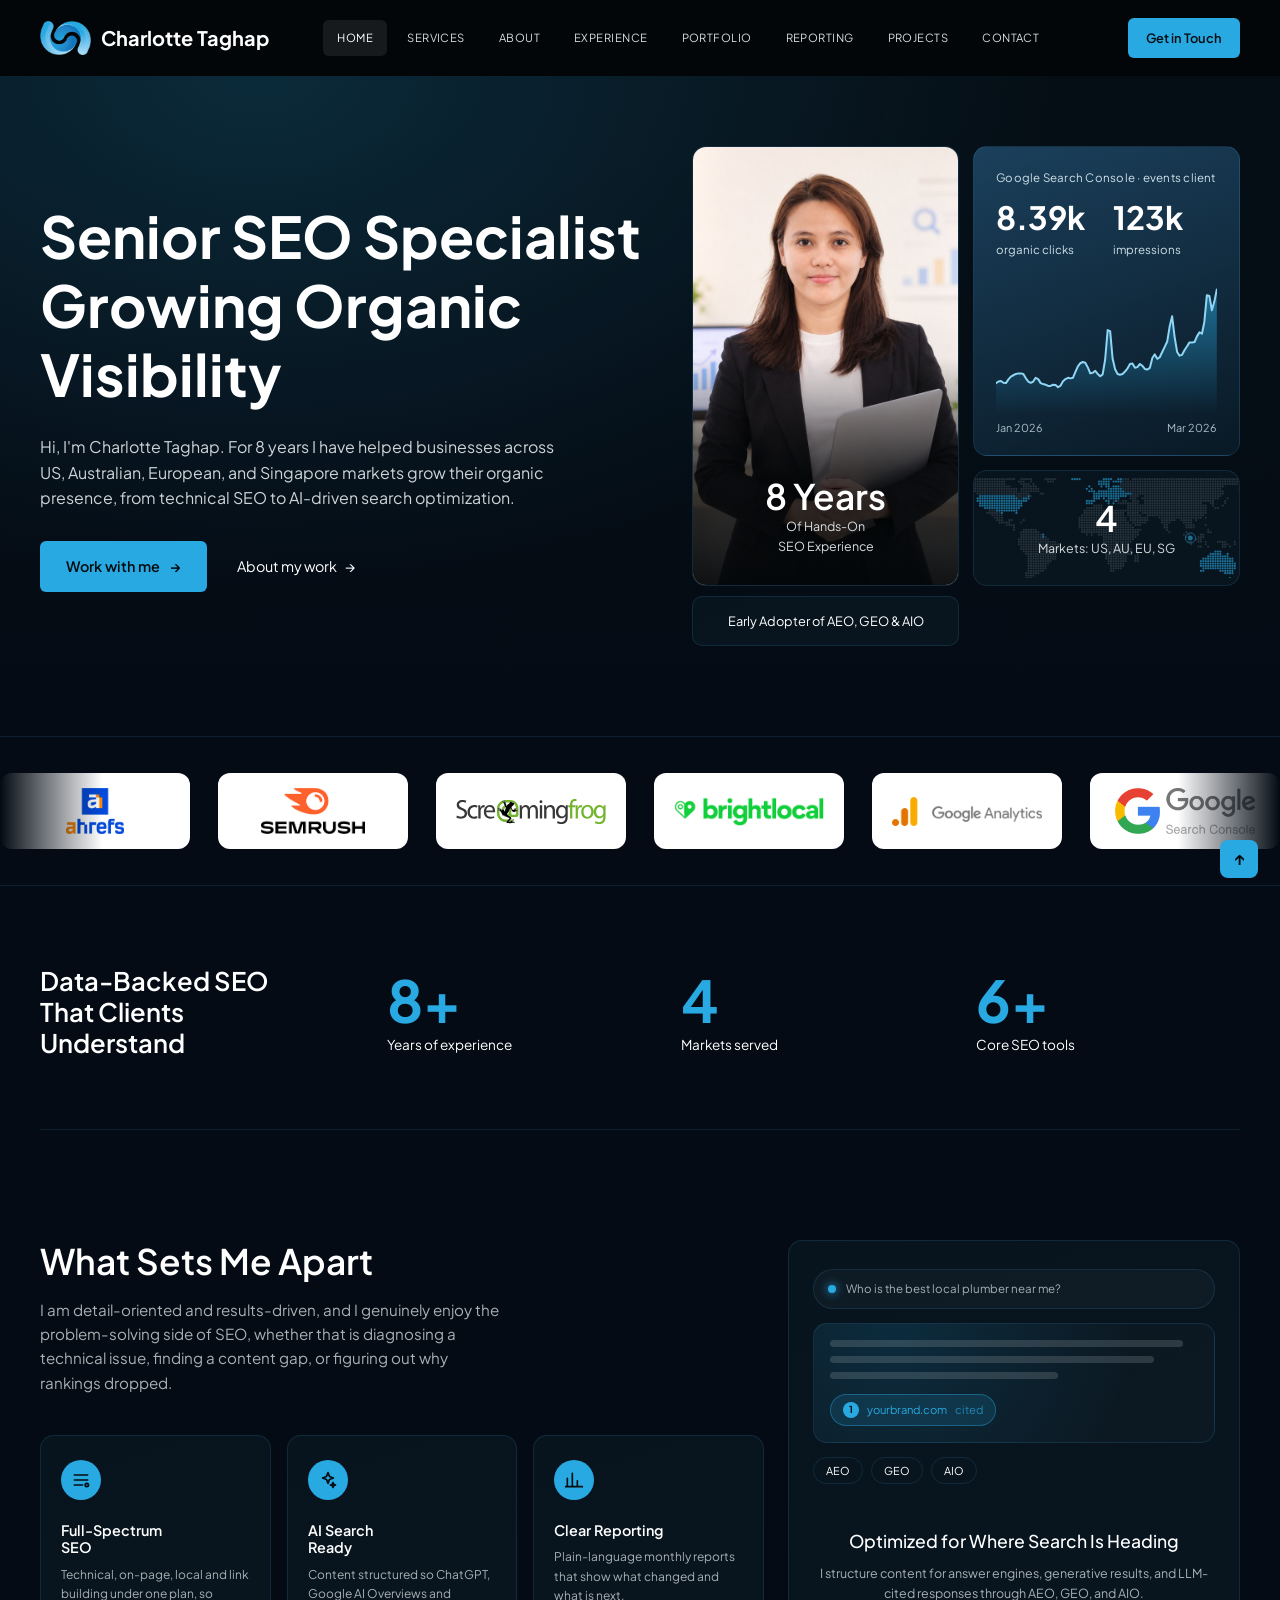
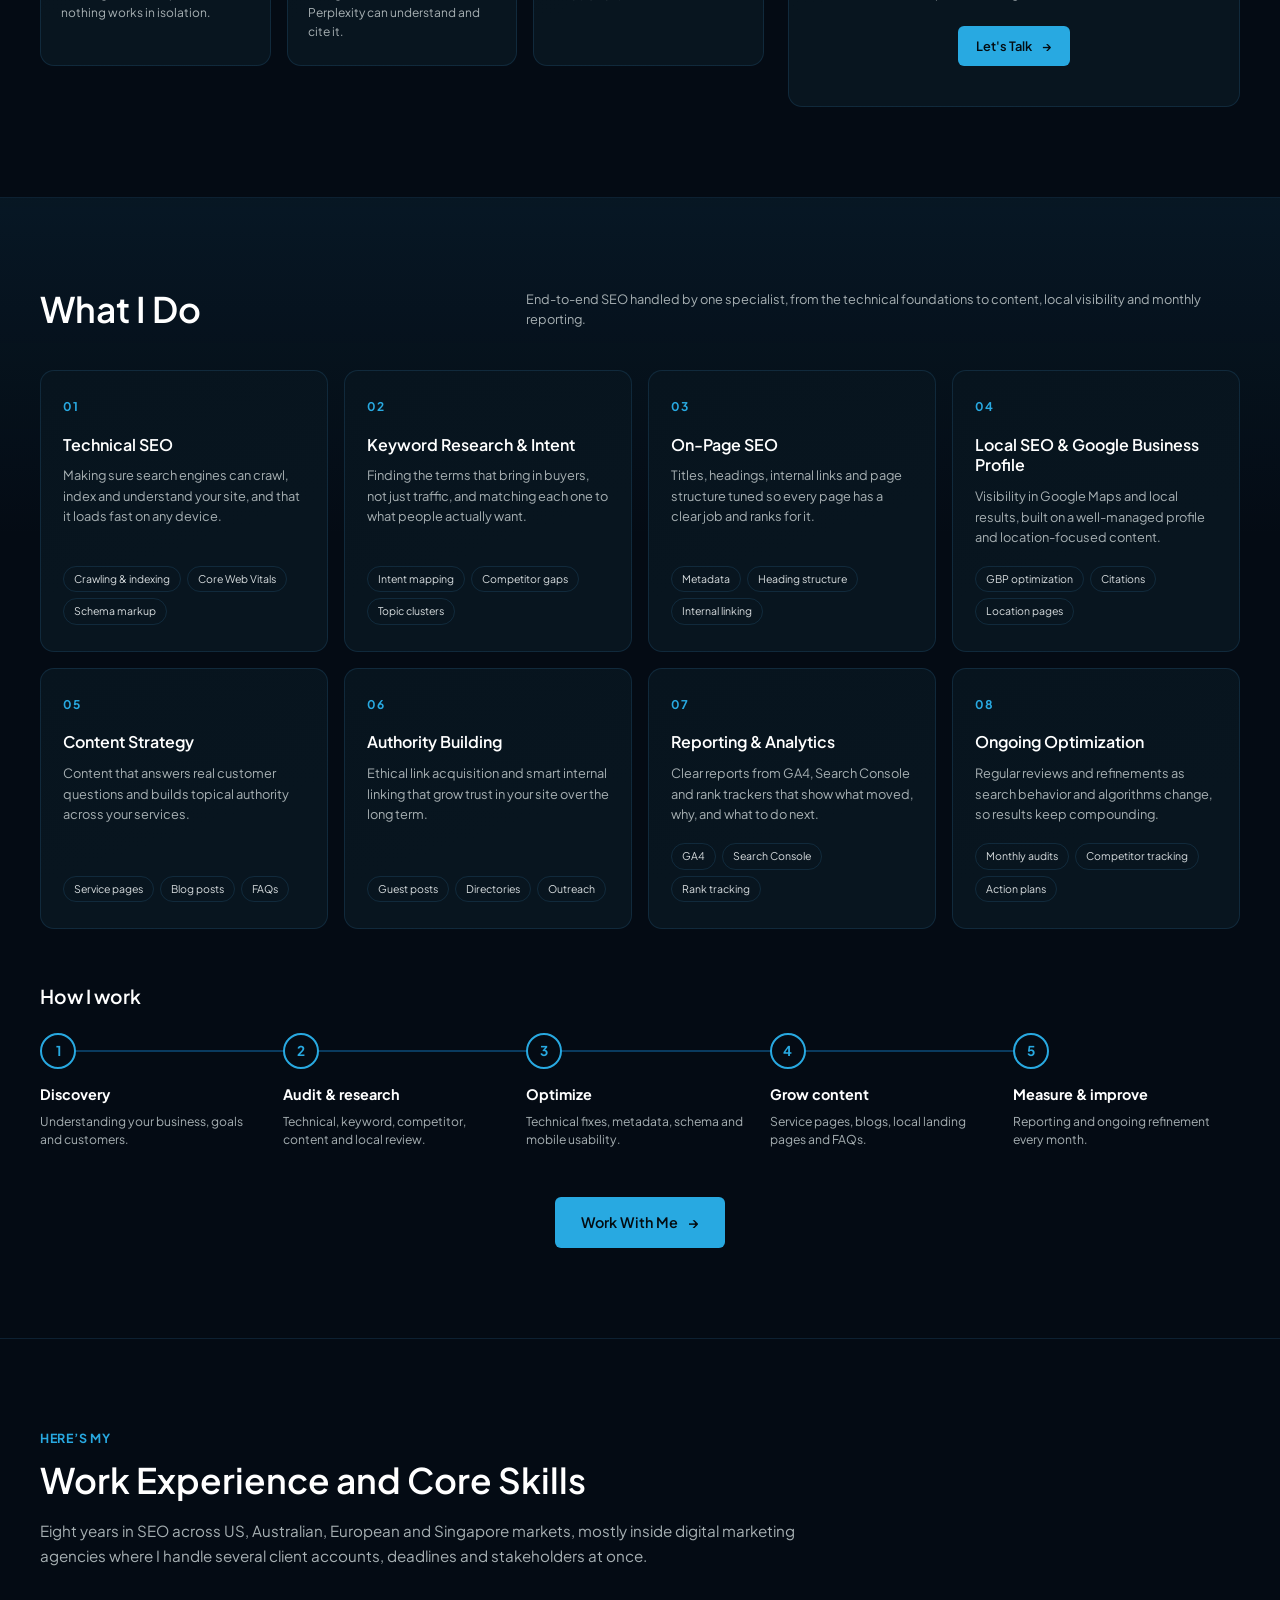
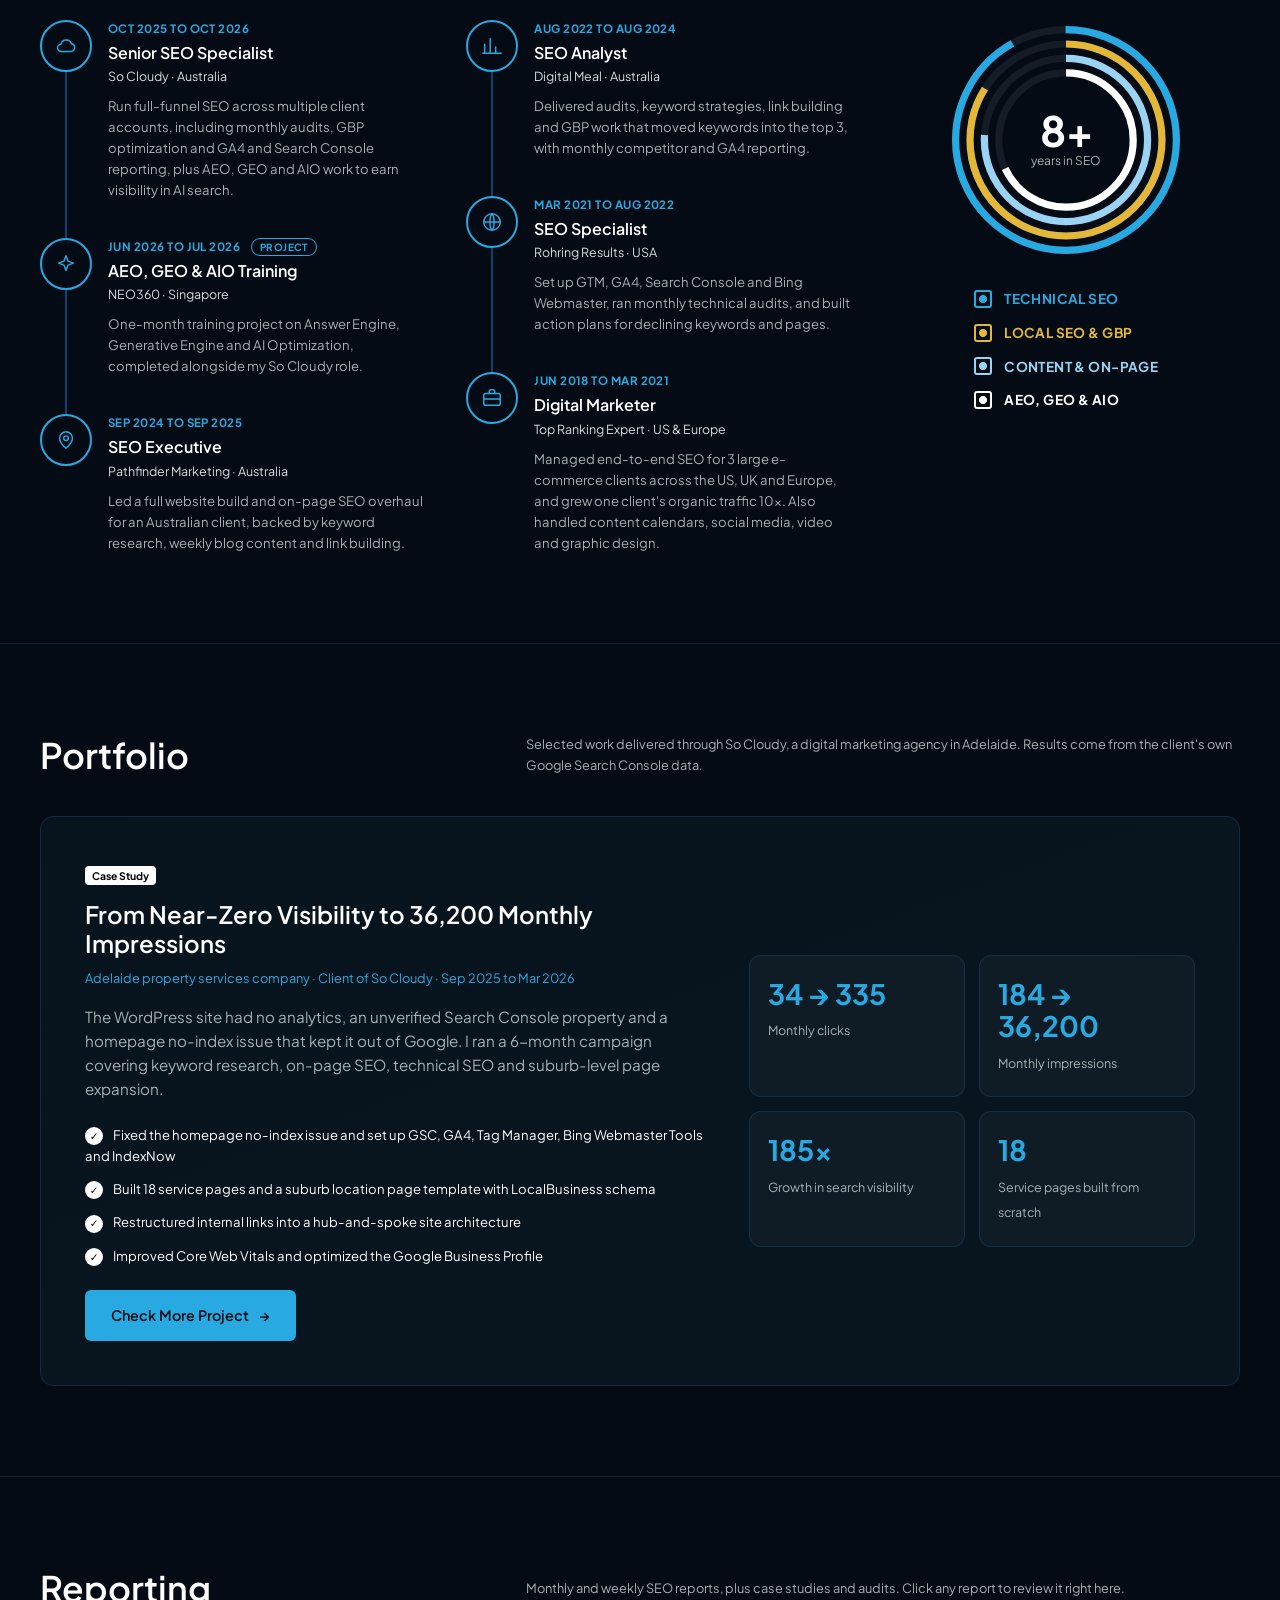
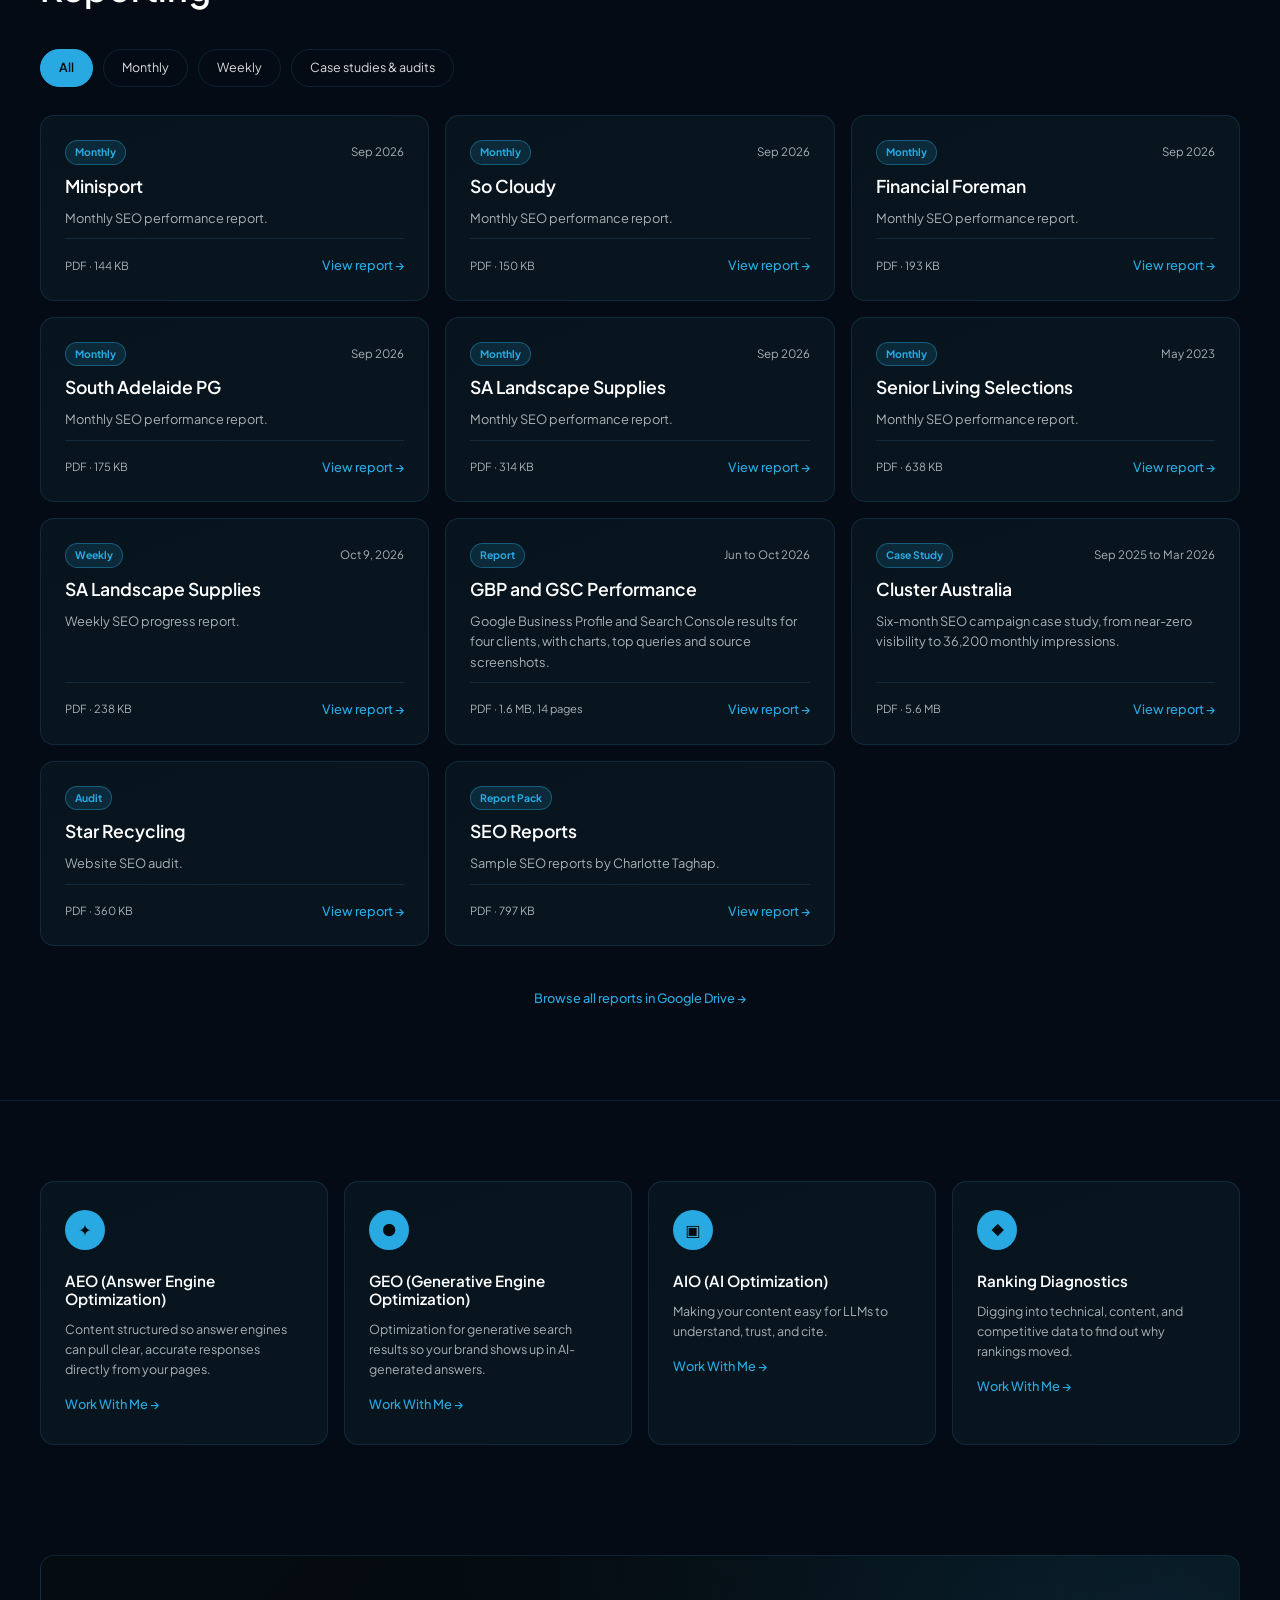
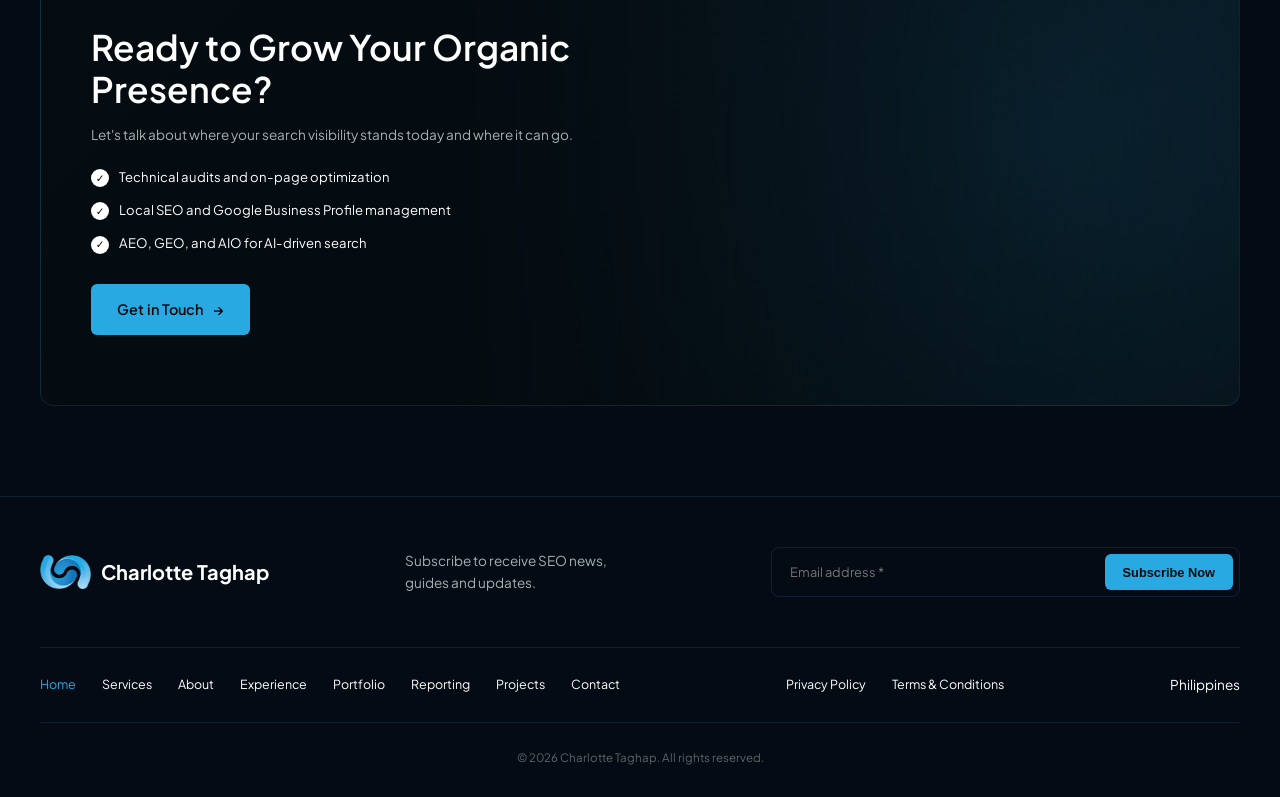
<file: index.html>
<!DOCTYPE html>
<html lang="en">
<head>
  <meta charset="UTF-8">
  <meta name="viewport" content="width=device-width, initial-scale=1">
  <title>Charlotte Taghap | Senior SEO Specialist</title>
  <meta name="description" content="Charlotte Taghap is a Senior SEO Specialist with 8 years of experience helping businesses grow organic visibility across US, Australian, European, and Singapore markets, including AEO, GEO, and AIO.">
  <link rel="preconnect" href="https://fonts.googleapis.com">
  <link rel="preconnect" href="https://fonts.gstatic.com" crossorigin>
  <link href="https://fonts.googleapis.com/css2?family=Plus+Jakarta+Sans:wght@400;500;600;700;800&display=swap" rel="stylesheet">
  <link rel="stylesheet" href="style.css">
  <link rel="icon" type="image/png" href="images/favicon.png">
  <link rel="apple-touch-icon" href="images/apple-touch-icon.png">
  <meta name="theme-color" content="#040a12">
</head>
<body>

  <!-- NAV -->
  <header class="nav">
    <div class="container nav__inner">
      <a href="#home" class="logo"><img class="logo__img" src="images/logo.png" alt="" width="51" height="34"> Charlotte Taghap</a>
      <nav class="nav__links" id="navLinks">
        <a href="#home" class="active">Home</a>
        <a href="#services">Services</a>
        <a href="#about">About</a>
        <a href="#projects">Experience</a>
        <a href="#portfolio">Portfolio</a>
        <a href="#reporting">Reporting</a>
        <a href="project/">Projects</a>
        <a href="#contact">Contact</a>
      </nav>
      <a href="#contact" class="btn btn--sm">Get in Touch</a>
      <button class="nav__toggle" id="navToggle" aria-label="Toggle menu">&#9776;</button>
    </div>
  </header>

  <main>
    <!-- HERO -->
    <section class="hero" id="home">
      <div class="container hero__grid">
        <div class="hero__text">
          <h1>Senior SEO Specialist Growing Organic Visibility</h1>
          <p>Hi, I'm Charlotte Taghap. For 8 years I have helped businesses across US, Australian, European, and Singapore markets grow their organic presence, from technical SEO to AI-driven search optimization.</p>
          <div class="hero__actions">
            <a href="#contact" class="btn">Work with me <span>&rarr;</span></a>
            <a href="#about" class="link">About my work <span>&rarr;</span></a>
          </div>
        </div>

        <div class="hero__cards">
          <div class="card hero__card hero__card--tall">
            <h3>8 Years</h3>
            <p>Of Hands-On<br>SEO Experience</p>
            <img class="hero__me" src="images/me.jpg" alt="Charlotte Taghap, Senior SEO Specialist">
          </div>
          <div class="hero__col">
            <div class="card hero__photo">
              <span class="hero__photo-label">Google Search Console &middot; events client</span>
              <div class="gsc__nums">
                <div><strong>8.39k</strong><span>organic clicks</span></div>
                <div><strong>123k</strong><span>impressions</span></div>
              </div>
              <svg class="gsc__chart" viewBox="0 0 300 100" preserveAspectRatio="none" role="img" aria-label="Organic clicks trending up from about 90 to over 400 a day between January and March 2026">
                <defs><linearGradient id="gscFill" x1="0" y1="0" x2="0" y2="1"><stop offset="0" stop-color="#28a9e1" stop-opacity="0.55"/><stop offset="1" stop-color="#28a9e1" stop-opacity="0"/></linearGradient></defs>
                <polygon points="0,100 0.0,78.5 3.4,77.4 6.7,77.0 10.1,78.3 13.5,78.5 16.9,75.9 20.2,73.9 23.6,73.0 27.0,72.1 30.3,71.7 33.7,71.7 37.1,72.1 40.4,75.0 43.8,77.4 47.2,78.3 50.6,77.4 53.9,74.8 57.3,75.7 60.7,78.5 64.0,79.2 67.4,79.6 70.8,80.5 74.2,80.5 77.5,79.6 80.9,79.9 84.3,81.4 87.6,80.3 91.0,77.2 94.4,75.7 97.8,74.8 101.1,75.2 104.5,74.8 107.9,70.6 111.2,66.8 114.6,64.6 118.0,63.7 121.3,64.2 124.7,67.5 128.1,71.7 131.5,71.2 134.8,69.9 138.2,72.1 141.6,73.7 144.9,72.4 148.3,62.0 151.7,41.4 155.1,42.1 158.4,61.3 161.8,68.8 165.2,72.1 168.5,72.6 171.9,72.1 175.3,70.4 178.7,68.2 182.0,65.1 185.4,64.8 188.8,67.7 192.1,67.3 195.5,65.1 198.9,66.4 202.2,68.6 205.6,69.0 209.0,67.9 212.4,60.9 215.7,58.4 219.1,61.5 222.5,60.4 225.8,56.7 229.2,53.1 232.6,49.4 236.0,38.6 239.3,31.7 242.7,46.3 246.1,56.7 249.4,59.3 252.8,58.7 256.2,55.3 259.6,52.7 262.9,50.0 266.3,50.0 269.7,49.8 273.0,45.8 276.4,43.0 279.8,43.9 283.1,35.5 286.5,16.9 289.9,17.4 293.3,27.5 296.6,21.6 300.0,12.9 300,100" fill="url(#gscFill)"/>
                <polyline points="0.0,78.5 3.4,77.4 6.7,77.0 10.1,78.3 13.5,78.5 16.9,75.9 20.2,73.9 23.6,73.0 27.0,72.1 30.3,71.7 33.7,71.7 37.1,72.1 40.4,75.0 43.8,77.4 47.2,78.3 50.6,77.4 53.9,74.8 57.3,75.7 60.7,78.5 64.0,79.2 67.4,79.6 70.8,80.5 74.2,80.5 77.5,79.6 80.9,79.9 84.3,81.4 87.6,80.3 91.0,77.2 94.4,75.7 97.8,74.8 101.1,75.2 104.5,74.8 107.9,70.6 111.2,66.8 114.6,64.6 118.0,63.7 121.3,64.2 124.7,67.5 128.1,71.7 131.5,71.2 134.8,69.9 138.2,72.1 141.6,73.7 144.9,72.4 148.3,62.0 151.7,41.4 155.1,42.1 158.4,61.3 161.8,68.8 165.2,72.1 168.5,72.6 171.9,72.1 175.3,70.4 178.7,68.2 182.0,65.1 185.4,64.8 188.8,67.7 192.1,67.3 195.5,65.1 198.9,66.4 202.2,68.6 205.6,69.0 209.0,67.9 212.4,60.9 215.7,58.4 219.1,61.5 222.5,60.4 225.8,56.7 229.2,53.1 232.6,49.4 236.0,38.6 239.3,31.7 242.7,46.3 246.1,56.7 249.4,59.3 252.8,58.7 256.2,55.3 259.6,52.7 262.9,50.0 266.3,50.0 269.7,49.8 273.0,45.8 276.4,43.0 279.8,43.9 283.1,35.5 286.5,16.9 289.9,17.4 293.3,27.5 296.6,21.6 300.0,12.9" fill="none" stroke="#8fd6f5" stroke-width="2" stroke-linejoin="round" stroke-linecap="round" vector-effect="non-scaling-stroke"/>
              </svg>
              <div class="gsc__axis"><span>Jan 2026</span><span>Mar 2026</span></div>
            </div>
            <div class="card hero__card hero__card--small">
              <img class="markets-map" src="images/markets-map.svg" alt="" aria-hidden="true">
              <h3>4</h3>
              <p>Markets: US, AU, EU, SG</p>
            </div>
          </div>
          <div class="card pill">Early Adopter of AEO, GEO &amp; AIO</div>
        </div>
      </div>
    </section>

    <!-- TOOLS -->
    <section class="logos" aria-label="SEO tools I work with">
      <div class="marquee">
        <div class="marquee__track">
          <ul class="marquee__group">
            <li><img src="images/logos/ahrefs.png" alt="Ahrefs"></li>
            <li><img src="images/logos/semrush.png" alt="Semrush"></li>
            <li><img src="images/logos/screaming-frog.svg" alt="Screaming Frog"></li>
            <li><img src="images/logos/brightlocal.png" alt="BrightLocal"></li>
            <li><img src="images/logos/google-analytics.png" alt="Google Analytics (GA4)"></li>
            <li><img src="images/logos/google-search-console.png" alt="Google Search Console"></li>
            <li><img src="images/logos/google-tag-manager.png" alt="Google Tag Manager"></li>
            <li><img src="images/logos/se-ranking.png" alt="SE Ranking"></li>
          </ul>
          <ul class="marquee__group" aria-hidden="true">
            <li><img src="images/logos/ahrefs.png" alt=""></li>
            <li><img src="images/logos/semrush.png" alt=""></li>
            <li><img src="images/logos/screaming-frog.svg" alt=""></li>
            <li><img src="images/logos/brightlocal.png" alt=""></li>
            <li><img src="images/logos/google-analytics.png" alt=""></li>
            <li><img src="images/logos/google-search-console.png" alt=""></li>
            <li><img src="images/logos/google-tag-manager.png" alt=""></li>
            <li><img src="images/logos/se-ranking.png" alt=""></li>
          </ul>
        </div>
      </div>
    </section>

    <!-- STATS -->
    <section class="stats">
      <div class="container stats__grid">
        <h2>Data-Backed SEO That Clients Understand</h2>
        <div class="stat"><strong>8+</strong><span>Years of experience</span></div>
        <div class="stat"><strong>4</strong><span>Markets served</span></div>
        <div class="stat"><strong>6+</strong><span>Core SEO tools</span></div>
      </div>
    </section>

    <!-- ABOUT -->
    <section class="features" id="about">
      <div class="container features__grid">
        <div>
          <h2>What Sets Me Apart</h2>
          <p class="muted">I am detail-oriented and results-driven, and I genuinely enjoy the problem-solving side of SEO, whether that is diagnosing a technical issue, finding a content gap, or figuring out why rankings dropped.</p>
          <div class="mini-cards">
            <div class="card mini">
              <div class="icon"><svg viewBox="0 0 24 24" width="20" height="20" fill="none" stroke="currentColor" stroke-width="2" stroke-linecap="round" stroke-linejoin="round" aria-hidden="true"><path d="M4 6h16M4 12h16M4 18h10"/><circle cx="19" cy="18" r="2"/></svg></div>
              <h4>Full-Spectrum SEO</h4>
              <p>Technical, on-page, local and link building under one plan, so nothing works in isolation.</p>
            </div>
            <div class="card mini">
              <div class="icon"><svg viewBox="0 0 24 24" width="20" height="20" fill="none" stroke="currentColor" stroke-width="2" stroke-linecap="round" stroke-linejoin="round" aria-hidden="true"><path d="M12 3l1.8 4.7L18.5 9.5l-4.7 1.8L12 16l-1.8-4.7L5.5 9.5l4.7-1.8z"/><path d="M18 15l.8 2.2L21 18l-2.2.8L18 21l-.8-2.2L15 18l2.2-.8z"/></svg></div>
              <h4>AI Search Ready</h4>
              <p>Content structured so ChatGPT, Google AI Overviews and Perplexity can understand and cite it.</p>
            </div>
            <div class="card mini">
              <div class="icon"><svg viewBox="0 0 24 24" width="20" height="20" fill="none" stroke="currentColor" stroke-width="2" stroke-linecap="round" stroke-linejoin="round" aria-hidden="true"><path d="M4 20V10M10 20V4M16 20v-7M22 20H2"/></svg></div>
              <h4>Clear Reporting</h4>
              <p>Plain-language monthly reports that show what changed and what is next.</p>
            </div>
          </div>
        </div>
        <div class="card feature-big">
          <div class="ai-demo" aria-hidden="true">
            <div class="ai-demo__q"><span></span>Who is the best local plumber near me?</div>
            <div class="ai-demo__a">
              <i style="width:96%"></i><i style="width:88%"></i><i style="width:62%"></i>
              <div class="ai-demo__src"><b>1</b> yourbrand.com <em>cited</em></div>
            </div>
            <div class="ai-demo__tags"><span>AEO</span><span>GEO</span><span>AIO</span></div>
          </div>
          <h3>Optimized for Where Search Is Heading</h3>
          <p>I structure content for answer engines, generative results, and LLM-cited responses through AEO, GEO, and AIO.</p>
          <a href="#contact" class="btn btn--sm">Let's Talk <span>&rarr;</span></a>
        </div>
      </div>
    </section>

    <!-- SERVICES -->
    <section class="services" id="services">
      <div class="container">
        <div class="section-head">
          <h2>What I Do</h2>
          <p class="muted">End-to-end SEO handled by one specialist, from the technical foundations to content, local visibility and monthly reporting.</p>
        </div>

        <div class="scope-grid">
          <article class="card scope">
            <span class="scope__num">01</span>
            <h4>Technical SEO</h4>
            <p>Making sure search engines can crawl, index and understand your site, and that it loads fast on any device.</p>
            <div class="chips"><span>Crawling &amp; indexing</span><span>Core Web Vitals</span><span>Schema markup</span></div>
          </article>
          <article class="card scope">
            <span class="scope__num">02</span>
            <h4>Keyword Research &amp; Intent</h4>
            <p>Finding the terms that bring in buyers, not just traffic, and matching each one to what people actually want.</p>
            <div class="chips"><span>Intent mapping</span><span>Competitor gaps</span><span>Topic clusters</span></div>
          </article>
          <article class="card scope">
            <span class="scope__num">03</span>
            <h4>On-Page SEO</h4>
            <p>Titles, headings, internal links and page structure tuned so every page has a clear job and ranks for it.</p>
            <div class="chips"><span>Metadata</span><span>Heading structure</span><span>Internal linking</span></div>
          </article>
          <article class="card scope">
            <span class="scope__num">04</span>
            <h4>Local SEO &amp; Google Business Profile</h4>
            <p>Visibility in Google Maps and local results, built on a well-managed profile and location-focused content.</p>
            <div class="chips"><span>GBP optimization</span><span>Citations</span><span>Location pages</span></div>
          </article>
          <article class="card scope">
            <span class="scope__num">05</span>
            <h4>Content Strategy</h4>
            <p>Content that answers real customer questions and builds topical authority across your services.</p>
            <div class="chips"><span>Service pages</span><span>Blog posts</span><span>FAQs</span></div>
          </article>
          <article class="card scope">
            <span class="scope__num">06</span>
            <h4>Authority Building</h4>
            <p>Ethical link acquisition and smart internal linking that grow trust in your site over the long term.</p>
            <div class="chips"><span>Guest posts</span><span>Directories</span><span>Outreach</span></div>
          </article>
          <article class="card scope">
            <span class="scope__num">07</span>
            <h4>Reporting &amp; Analytics</h4>
            <p>Clear reports from GA4, Search Console and rank trackers that show what moved, why, and what to do next.</p>
            <div class="chips"><span>GA4</span><span>Search Console</span><span>Rank tracking</span></div>
          </article>
          <article class="card scope">
            <span class="scope__num">08</span>
            <h4>Ongoing Optimization</h4>
            <p>Regular reviews and refinements as search behavior and algorithms change, so results keep compounding.</p>
            <div class="chips"><span>Monthly audits</span><span>Competitor tracking</span><span>Action plans</span></div>
          </article>
        </div>

        <div class="process">
          <h3>How I work</h3>
          <ol class="process__list">
            <li><span>1</span><h5>Discovery</h5><p>Understanding your business, goals and customers.</p></li>
            <li><span>2</span><h5>Audit &amp; research</h5><p>Technical, keyword, competitor, content and local review.</p></li>
            <li><span>3</span><h5>Optimize</h5><p>Technical fixes, metadata, schema and mobile usability.</p></li>
            <li><span>4</span><h5>Grow content</h5><p>Service pages, blogs, local landing pages and FAQs.</p></li>
            <li><span>5</span><h5>Measure &amp; improve</h5><p>Reporting and ongoing refinement every month.</p></li>
          </ol>
        </div>

        <div class="services__cta"><a href="#contact" class="btn">Work With Me <span>&rarr;</span></a></div>
      </div>
    </section>

    <!-- EXPERIENCE -->
    <section class="exp" id="projects">
      <div class="container">
        <span class="exp__eyebrow">Here&rsquo;s my</span>
        <h2>Work Experience and Core Skills</h2>
        <p class="muted exp__intro">Eight years in SEO across US, Australian, European and Singapore markets, mostly inside digital marketing agencies where I handle several client accounts, deadlines and stakeholders at once.</p>
        <div class="exp__grid">
          <ol class="tl">
            <li class="tl__item">
              <span class="tl__icon"><svg viewBox="0 0 24 24"><path d="M7 18a4 4 0 0 1-.5-8A6 6 0 0 1 18 9.5 4.3 4.3 0 0 1 17.5 18z"/></svg></span>
              <div><span class="tl__date">Oct 2025 to Oct 2026</span><h4>Senior SEO Specialist</h4><span class="tl__co">So Cloudy &middot; Australia</span><p>Run full-funnel SEO across multiple client accounts, including monthly audits, GBP optimization and GA4 and Search Console reporting, plus AEO, GEO and AIO work to earn visibility in AI search.</p></div>
            </li>
            <li class="tl__item">
              <span class="tl__icon"><svg viewBox="0 0 24 24"><path d="M12 3l2.2 5.8L20 11l-5.8 2.2L12 19l-2.2-5.8L4 11l5.8-2.2z"/></svg></span>
              <div><span class="tl__date">Jun 2026 to Jul 2026 <em class="tl__tag">Project</em></span><h4>AEO, GEO &amp; AIO Training</h4><span class="tl__co">NEO360 &middot; Singapore</span><p>One-month training project on Answer Engine, Generative Engine and AI Optimization, completed alongside my So Cloudy role.</p></div>
            </li>
            <li class="tl__item">
              <span class="tl__icon"><svg viewBox="0 0 24 24"><path d="M12 21s7-6.2 7-11a7 7 0 0 0-14 0c0 4.8 7 11 7 11z"/><circle cx="12" cy="10" r="2.5"/></svg></span>
              <div><span class="tl__date">Sep 2024 to Sep 2025</span><h4>SEO Executive</h4><span class="tl__co">Pathfinder Marketing &middot; Australia</span><p>Led a full website build and on-page SEO overhaul for an Australian client, backed by keyword research, weekly blog content and link building.</p></div>
            </li>
          </ol>
          <ol class="tl">
            <li class="tl__item">
              <span class="tl__icon"><svg viewBox="0 0 24 24"><path d="M4 20V10M10 20V4M16 20v-7M22 20H2"/></svg></span>
              <div><span class="tl__date">Aug 2022 to Aug 2024</span><h4>SEO Analyst</h4><span class="tl__co">Digital Meal &middot; Australia</span><p>Delivered audits, keyword strategies, link building and GBP work that moved keywords into the top 3, with monthly competitor and GA4 reporting.</p></div>
            </li>
            <li class="tl__item">
              <span class="tl__icon"><svg viewBox="0 0 24 24"><circle cx="12" cy="12" r="9"/><path d="M3 12h18M12 3c3 3.2 3 14.8 0 18M12 3c-3 3.2-3 14.8 0 18"/></svg></span>
              <div><span class="tl__date">Mar 2021 to Aug 2022</span><h4>SEO Specialist</h4><span class="tl__co">Rohring Results &middot; USA</span><p>Set up GTM, GA4, Search Console and Bing Webmaster, ran monthly technical audits, and built action plans for declining keywords and pages.</p></div>
            </li>
            <li class="tl__item">
              <span class="tl__icon"><svg viewBox="0 0 24 24"><rect x="3" y="7" width="18" height="13" rx="2"/><path d="M9 7V5a2 2 0 0 1 2-2h2a2 2 0 0 1 2 2v2M3 13h18"/></svg></span>
              <div><span class="tl__date">Jun 2018 to Mar 2021</span><h4>Digital Marketer</h4><span class="tl__co">Top Ranking Expert &middot; US &amp; Europe</span><p>Managed end-to-end SEO for 3 large e-commerce clients across the US, UK and Europe, and grew one client's organic traffic 10x. Also handled content calendars, social media, video and graphic design.</p></div>
            </li>
          </ol>
          <div class="skills">
            <div class="ring" role="img" aria-label="Skill focus areas">
              <svg viewBox="0 0 200 200">
                <circle cx="100" cy="100" r="92" class="r r--bg"/><circle cx="100" cy="100" r="92" class="r r--1" pathLength="100" stroke-dasharray="92 8"/>
                <circle cx="100" cy="100" r="80" class="r r--bg"/><circle cx="100" cy="100" r="80" class="r r--2" pathLength="100" stroke-dasharray="84 16"/>
                <circle cx="100" cy="100" r="68" class="r r--bg"/><circle cx="100" cy="100" r="68" class="r r--3" pathLength="100" stroke-dasharray="76 24"/>
                <circle cx="100" cy="100" r="56" class="r r--bg"/><circle cx="100" cy="100" r="56" class="r r--4" pathLength="100" stroke-dasharray="68 32"/>
              </svg>
              <div class="ring__label"><strong>8+</strong><span>years in SEO</span></div>
            </div>
            <ul class="legend">
              <li class="l1">Technical SEO</li>
              <li class="l2">Local SEO &amp; GBP</li>
              <li class="l3">Content &amp; On-Page</li>
              <li class="l4">AEO, GEO &amp; AIO</li>
            </ul>
          </div>
        </div>
      </div>
    </section>

    <!-- PORTFOLIO -->
    <section class="portfolio" id="portfolio">
      <div class="container">
        <div class="section-head">
          <h2>Portfolio</h2>
          <p class="muted">Selected work delivered through So Cloudy, a digital marketing agency in Adelaide. Results come from the client's own Google Search Console data.</p>
        </div>

        <article class="card case">
          <div class="case__body">
            <span class="tag">Case Study</span>
            <h3>From Near-Zero Visibility to 36,200 Monthly Impressions</h3>
            <p class="case__meta">Adelaide property services company &middot; Client of So Cloudy &middot; Sep 2025 to Mar 2026</p>
            <p class="muted">The WordPress site had no analytics, an unverified Search Console property and a homepage no-index issue that kept it out of Google. I ran a 6-month campaign covering keyword research, on-page SEO, technical SEO and suburb-level page expansion.</p>
            <ul class="checks">
              <li>Fixed the homepage no-index issue and set up GSC, GA4, Tag Manager, Bing Webmaster Tools and IndexNow</li>
              <li>Built 18 service pages and a suburb location page template with LocalBusiness schema</li>
              <li>Restructured internal links into a hub-and-spoke site architecture</li>
              <li>Improved Core Web Vitals and optimized the Google Business Profile</li>
            </ul>
            <div class="case__cta"><a href="project/" class="btn">Check More Project <span>&rarr;</span></a></div>
          </div>
          <div class="case__stats">
            <div class="case__stat"><strong>34 &rarr; 335</strong><span>Monthly clicks</span></div>
            <div class="case__stat"><strong>184 &rarr; 36,200</strong><span>Monthly impressions</span></div>
            <div class="case__stat"><strong>185&times;</strong><span>Growth in search visibility</span></div>
            <div class="case__stat"><strong>18</strong><span>Service pages built from scratch</span></div>
          </div>
        </article>
      </div>
    </section>

    <!-- REPORTING -->
    <section class="reporting" id="reporting">
      <div class="container">
        <div class="section-head">
          <h2>Reporting</h2>
          <p class="muted">Monthly and weekly SEO reports, plus case studies and audits. Click any report to review it right here.</p>
        </div>

        <div class="rpt-filters" role="group" aria-label="Filter reports">
          <button type="button" class="rpt-filter" data-filter="all" aria-pressed="true">All</button>
          <button type="button" class="rpt-filter" data-filter="monthly" aria-pressed="false">Monthly</button>
          <button type="button" class="rpt-filter" data-filter="weekly" aria-pressed="false">Weekly</button>
          <button type="button" class="rpt-filter" data-filter="case" aria-pressed="false">Case studies &amp; audits</button>
        </div>

        <div class="rpt-grid">
          <article class="card rpt" data-cat="monthly">
            <div class="rpt__top"><span class="rpt__tag">Monthly</span><span class="rpt__period">Sep 2026</span></div>
            <h3>Minisport</h3>
            <p>Monthly SEO performance report.</p>
            <div class="rpt__foot">
              <span class="rpt__file">PDF &middot; 144 KB</span>
              <a class="more rpt__open" href="https://drive.google.com/file/d/1U0E3JHzybWTM0rWcvRFFEm1YS0GdjnUp/view" data-preview="https://drive.google.com/file/d/1U0E3JHzybWTM0rWcvRFFEm1YS0GdjnUp/preview" data-title="Minisport (Monthly, Sep 2026)" target="_blank" rel="noopener">View report &rarr;</a>
            </div>
          </article>
          <article class="card rpt" data-cat="monthly">
            <div class="rpt__top"><span class="rpt__tag">Monthly</span><span class="rpt__period">Sep 2026</span></div>
            <h3>So Cloudy</h3>
            <p>Monthly SEO performance report.</p>
            <div class="rpt__foot">
              <span class="rpt__file">PDF &middot; 150 KB</span>
              <a class="more rpt__open" href="https://drive.google.com/file/d/1gAhjTpdqtK71Nsa_MjUIzbH8lF2FK_Tx/view" data-preview="https://drive.google.com/file/d/1gAhjTpdqtK71Nsa_MjUIzbH8lF2FK_Tx/preview" data-title="So Cloudy (Monthly, Sep 2026)" target="_blank" rel="noopener">View report &rarr;</a>
            </div>
          </article>
          <article class="card rpt" data-cat="monthly">
            <div class="rpt__top"><span class="rpt__tag">Monthly</span><span class="rpt__period">Sep 2026</span></div>
            <h3>Financial Foreman</h3>
            <p>Monthly SEO performance report.</p>
            <div class="rpt__foot">
              <span class="rpt__file">PDF &middot; 193 KB</span>
              <a class="more rpt__open" href="https://drive.google.com/file/d/16wK7nq9zPs-gwMgVNH-ADLEAWTr7qCAU/view" data-preview="https://drive.google.com/file/d/16wK7nq9zPs-gwMgVNH-ADLEAWTr7qCAU/preview" data-title="Financial Foreman (Monthly, Sep 2026)" target="_blank" rel="noopener">View report &rarr;</a>
            </div>
          </article>
          <article class="card rpt" data-cat="monthly">
            <div class="rpt__top"><span class="rpt__tag">Monthly</span><span class="rpt__period">Sep 2026</span></div>
            <h3>South Adelaide PG</h3>
            <p>Monthly SEO performance report.</p>
            <div class="rpt__foot">
              <span class="rpt__file">PDF &middot; 175 KB</span>
              <a class="more rpt__open" href="https://drive.google.com/file/d/1hySetMmZRKcnJJy6ibwDn7QTlkbREQGC/view" data-preview="https://drive.google.com/file/d/1hySetMmZRKcnJJy6ibwDn7QTlkbREQGC/preview" data-title="South Adelaide PG (Monthly, Sep 2026)" target="_blank" rel="noopener">View report &rarr;</a>
            </div>
          </article>
          <article class="card rpt" data-cat="monthly">
            <div class="rpt__top"><span class="rpt__tag">Monthly</span><span class="rpt__period">Sep 2026</span></div>
            <h3>SA Landscape Supplies</h3>
            <p>Monthly SEO performance report.</p>
            <div class="rpt__foot">
              <span class="rpt__file">PDF &middot; 314 KB</span>
              <a class="more rpt__open" href="https://drive.google.com/file/d/1aoqJIQCaX_wrybA3hlLcju9EF3A0bpKA/view" data-preview="https://drive.google.com/file/d/1aoqJIQCaX_wrybA3hlLcju9EF3A0bpKA/preview" data-title="SA Landscape Supplies (Monthly, Sep 2026)" target="_blank" rel="noopener">View report &rarr;</a>
            </div>
          </article>
          <article class="card rpt" data-cat="monthly">
            <div class="rpt__top"><span class="rpt__tag">Monthly</span><span class="rpt__period">May 2023</span></div>
            <h3>Senior Living Selections</h3>
            <p>Monthly SEO performance report.</p>
            <div class="rpt__foot">
              <span class="rpt__file">PDF &middot; 638 KB</span>
              <a class="more rpt__open" href="https://drive.google.com/file/d/1pm4X9uWnJ6xlZmlhXhmTQyptv75nrQtO/view" data-preview="https://drive.google.com/file/d/1pm4X9uWnJ6xlZmlhXhmTQyptv75nrQtO/preview" data-title="Senior Living Selections (Monthly, May 2023)" target="_blank" rel="noopener">View report &rarr;</a>
            </div>
          </article>
          <article class="card rpt" data-cat="weekly">
            <div class="rpt__top"><span class="rpt__tag">Weekly</span><span class="rpt__period">Oct 9, 2026</span></div>
            <h3>SA Landscape Supplies</h3>
            <p>Weekly SEO progress report.</p>
            <div class="rpt__foot">
              <span class="rpt__file">PDF &middot; 238 KB</span>
              <a class="more rpt__open" href="https://drive.google.com/file/d/1THj77pb79wozxWPVf6S-f93Tvy0HIZVG/view" data-preview="https://drive.google.com/file/d/1THj77pb79wozxWPVf6S-f93Tvy0HIZVG/preview" data-title="SA Landscape Supplies (Weekly, Oct 9, 2026)" target="_blank" rel="noopener">View report &rarr;</a>
            </div>
          </article>
          <article class="card rpt" data-cat="case">
            <div class="rpt__top"><span class="rpt__tag">Report</span><span class="rpt__period">Jun to Oct 2026</span></div>
            <h3>GBP and GSC Performance</h3>
            <p>Google Business Profile and Search Console results for four clients, with charts, top queries and source screenshots.</p>
            <div class="rpt__foot">
              <span class="rpt__file">PDF &middot; 1.6 MB, 14 pages</span>
              <a class="more rpt__open" href="reports/GBP_and_GSC_Performance_Nov2026.pdf" data-preview="reports/GBP_and_GSC_Performance_Nov2026.pdf#view=FitH" data-title="GBP and GSC Performance (Report, Jun to Oct 2026)" data-direct target="_blank" rel="noopener">View report &rarr;</a>
            </div>
          </article>
          <article class="card rpt" data-cat="case">
            <div class="rpt__top"><span class="rpt__tag">Case Study</span><span class="rpt__period">Sep 2025 to Mar 2026</span></div>
            <h3>Cluster Australia</h3>
            <p>Six-month SEO campaign case study, from near-zero visibility to 36,200 monthly impressions.</p>
            <div class="rpt__foot">
              <span class="rpt__file">PDF &middot; 5.6 MB</span>
              <a class="more rpt__open" href="https://drive.google.com/file/d/1j3pWP2j1_iMRDYU2Y0_vRxYx3lDxlkD2/view" data-preview="https://drive.google.com/file/d/1j3pWP2j1_iMRDYU2Y0_vRxYx3lDxlkD2/preview" data-title="Cluster Australia (Case Study, Sep 2025 to Mar 2026)" target="_blank" rel="noopener">View report &rarr;</a>
            </div>
          </article>
          <article class="card rpt" data-cat="case">
            <div class="rpt__top"><span class="rpt__tag">Audit</span></div>
            <h3>Star Recycling</h3>
            <p>Website SEO audit.</p>
            <div class="rpt__foot">
              <span class="rpt__file">PDF &middot; 360 KB</span>
              <a class="more rpt__open" href="https://drive.google.com/file/d/1NvHSrJwswVkfFPMwNCZzSk4sV3SW57C1/view" data-preview="https://drive.google.com/file/d/1NvHSrJwswVkfFPMwNCZzSk4sV3SW57C1/preview" data-title="Star Recycling (Audit)" target="_blank" rel="noopener">View report &rarr;</a>
            </div>
          </article>
          <article class="card rpt" data-cat="case">
            <div class="rpt__top"><span class="rpt__tag">Report Pack</span></div>
            <h3>SEO Reports</h3>
            <p>Sample SEO reports by Charlotte Taghap.</p>
            <div class="rpt__foot">
              <span class="rpt__file">PDF &middot; 797 KB</span>
              <a class="more rpt__open" href="https://drive.google.com/file/d/1Cp2b-HvszKlT7dCVJi9tflcXh4lhy1ze/view" data-preview="https://drive.google.com/file/d/1Cp2b-HvszKlT7dCVJi9tflcXh4lhy1ze/preview" data-title="SEO Reports (Report Pack)" target="_blank" rel="noopener">View report &rarr;</a>
            </div>
          </article>
        </div>

        <p class="rpt-more"><a class="more" href="https://drive.google.com/drive/folders/1kjlzMkyFBJyDf6TOFzfs53C8_5UirW2Q" target="_blank" rel="noopener">Browse all reports in Google Drive &rarr;</a></p>
      </div>
    </section>

    <!-- AI SEARCH -->
    <section class="four">
      <div class="container four__grid">
        <div class="card tall">
          <div class="icon">&#10022;</div>
          <h4>AEO (Answer Engine Optimization)</h4>
          <p>Content structured so answer engines can pull clear, accurate responses directly from your pages.</p>
          <a href="#contact" class="more">Work With Me &rarr;</a>
        </div>
        <div class="card tall">
          <div class="icon">&#9679;</div>
          <h4>GEO (Generative Engine Optimization)</h4>
          <p>Optimization for generative search results so your brand shows up in AI-generated answers.</p>
          <a href="#contact" class="more">Work With Me &rarr;</a>
        </div>
        <div class="card tall">
          <div class="icon">&#9635;</div>
          <h4>AIO (AI Optimization)</h4>
          <p>Making your content easy for LLMs to understand, trust, and cite.</p>
          <a href="#contact" class="more">Work With Me &rarr;</a>
        </div>
        <div class="card tall">
          <div class="icon">&#9670;</div>
          <h4>Ranking Diagnostics</h4>
          <p>Digging into technical, content, and competitive data to find out why rankings moved.</p>
          <a href="#contact" class="more">Work With Me &rarr;</a>
        </div>
      </div>
    </section>

    <!-- CONTACT CTA -->
    <section class="cta" id="contact">
      <div class="container">
        <div class="card cta__box">
          <div class="cta__text">
            <h2>Ready to Grow Your Organic Presence?</h2>
            <p>Let's talk about where your search visibility stands today and where it can go.</p>
            <ul class="checks">
              <li>Technical audits and on-page optimization</li>
              <li>Local SEO and Google Business Profile management</li>
              <li>AEO, GEO, and AIO for AI-driven search</li>
            </ul>
            <a href="mailto:charlottetaghap@gmail.com" class="btn">Get in Touch <span>&rarr;</span></a>
          </div>
        </div>
      </div>
    </section>
  </main>

  <!-- FOOTER -->
  <footer class="footer">
    <div class="container">
      <div class="footer__top">
        <a href="#home" class="logo"><img class="logo__img" src="images/logo.png" alt="" width="51" height="34"> Charlotte Taghap</a>
        <p class="muted small">Subscribe to receive SEO news, guides and updates.</p>
        <form class="subscribe" onsubmit="return false;">
          <input type="email" placeholder="Email address *" aria-label="Email address">
          <button class="btn btn--sm" type="submit">Subscribe Now</button>
        </form>
      </div>
      <div class="footer__mid">
        <nav>
          <a href="#home" class="active">Home</a>
          <a href="#services">Services</a>
          <a href="#about">About</a>
          <a href="#projects">Experience</a>
          <a href="#portfolio">Portfolio</a>
          <a href="#reporting">Reporting</a>
          <a href="project/">Projects</a>
          <a href="#contact">Contact</a>
        </nav>
        <nav>
          <a href="#">Privacy Policy</a>
          <a href="#">Terms &amp; Conditions</a>
        </nav>
        <span class="small">Philippines</span>
      </div>
      <p class="copy">&copy; 2026 Charlotte Taghap. All rights reserved.</p>
    </div>
  </footer>

  <!-- REPORT VIEWER -->
  <div class="rmodal" id="rmodal" role="dialog" aria-modal="true" aria-labelledby="rmodalTitle" hidden>
    <div class="rmodal__box">
      <div class="rmodal__bar">
        <h3 class="rmodal__title" id="rmodalTitle">Report</h3>
        <a class="btn btn--sm" id="rmodalOpen" href="#" target="_blank" rel="noopener">Open in Drive <span>&rarr;</span></a>
        <button type="button" class="rmodal__close" id="rmodalClose" aria-label="Close report">&times;</button>
      </div>
      <iframe class="rmodal__frame" id="rmodalFrame" title="Report preview" loading="lazy" allow="fullscreen"></iframe>
    </div>
  </div>

  <a href="#home" class="totop" aria-label="Back to top">&uarr;</a>

  <script>
    document.getElementById('navToggle').addEventListener('click', function () {
      document.getElementById('navLinks').classList.toggle('open');
    });

  </script>
  <script src="reports.js"></script>
</body>
</html>
</file>
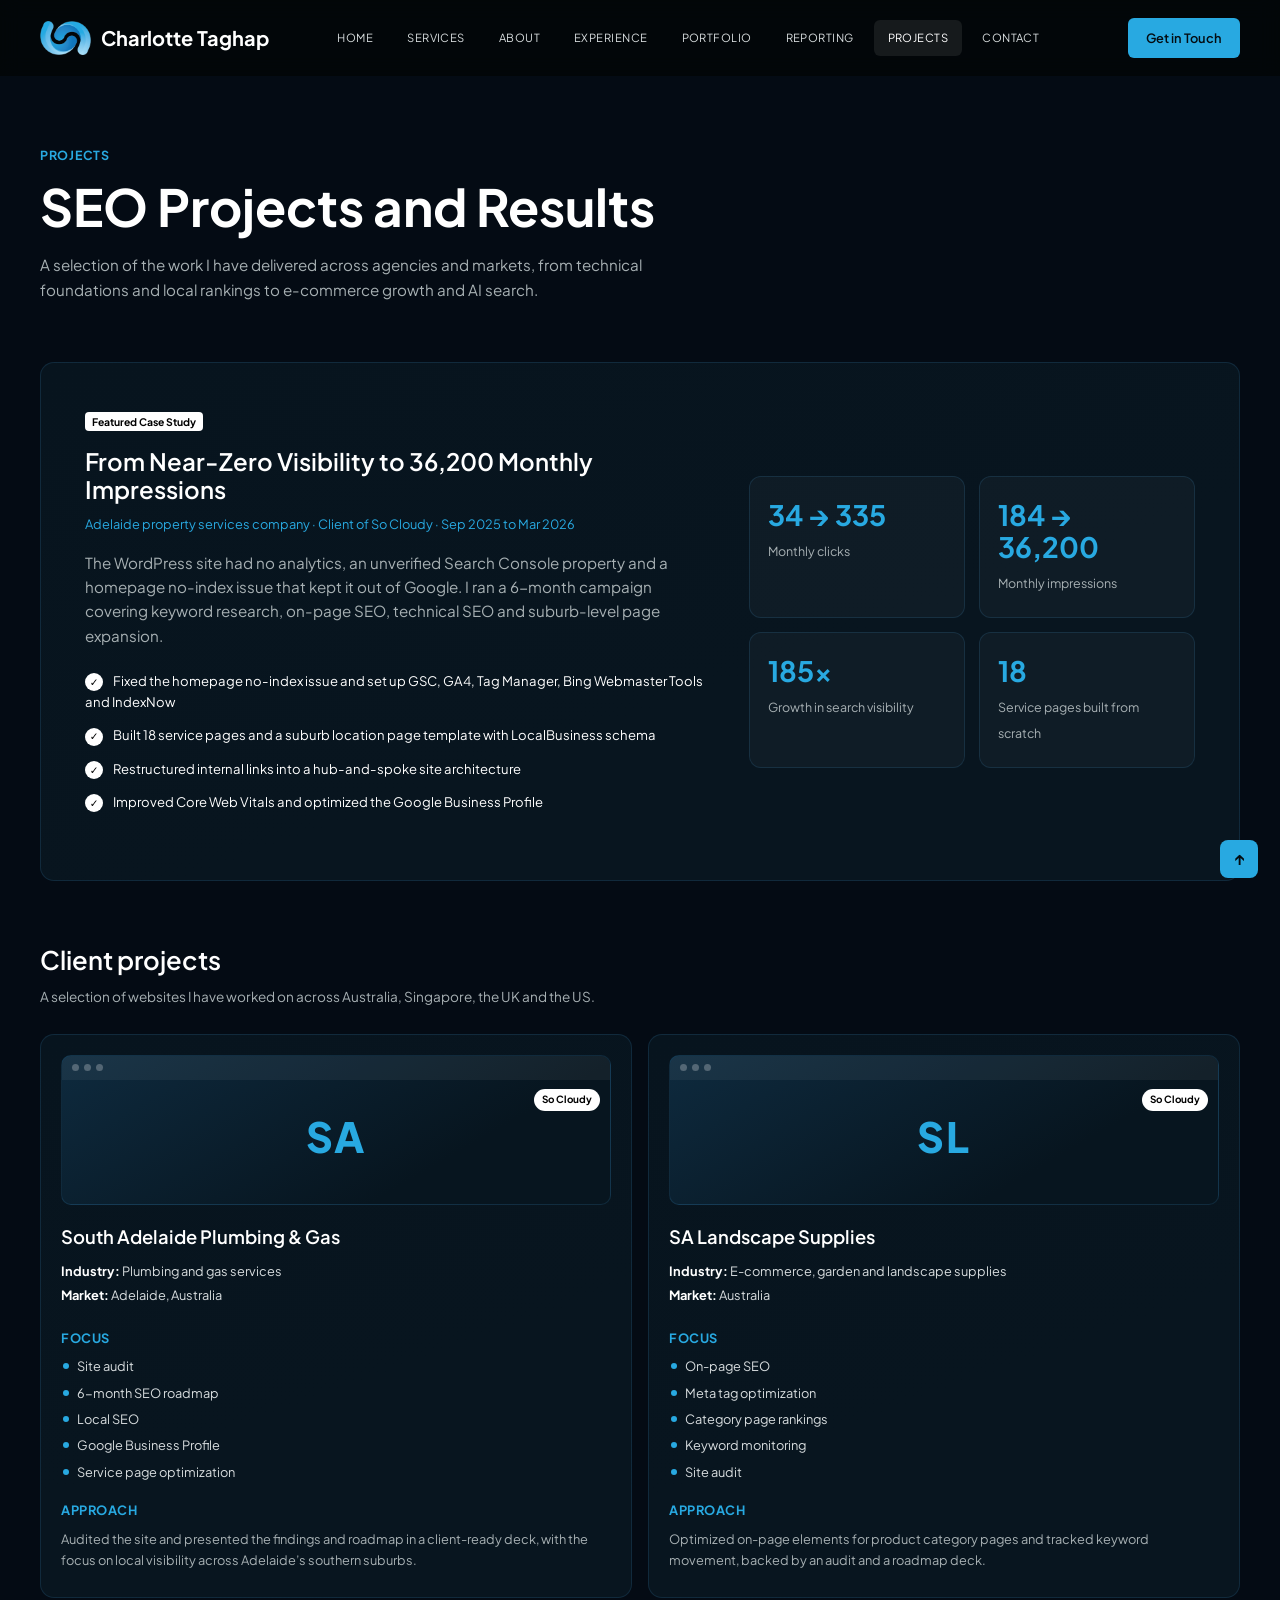
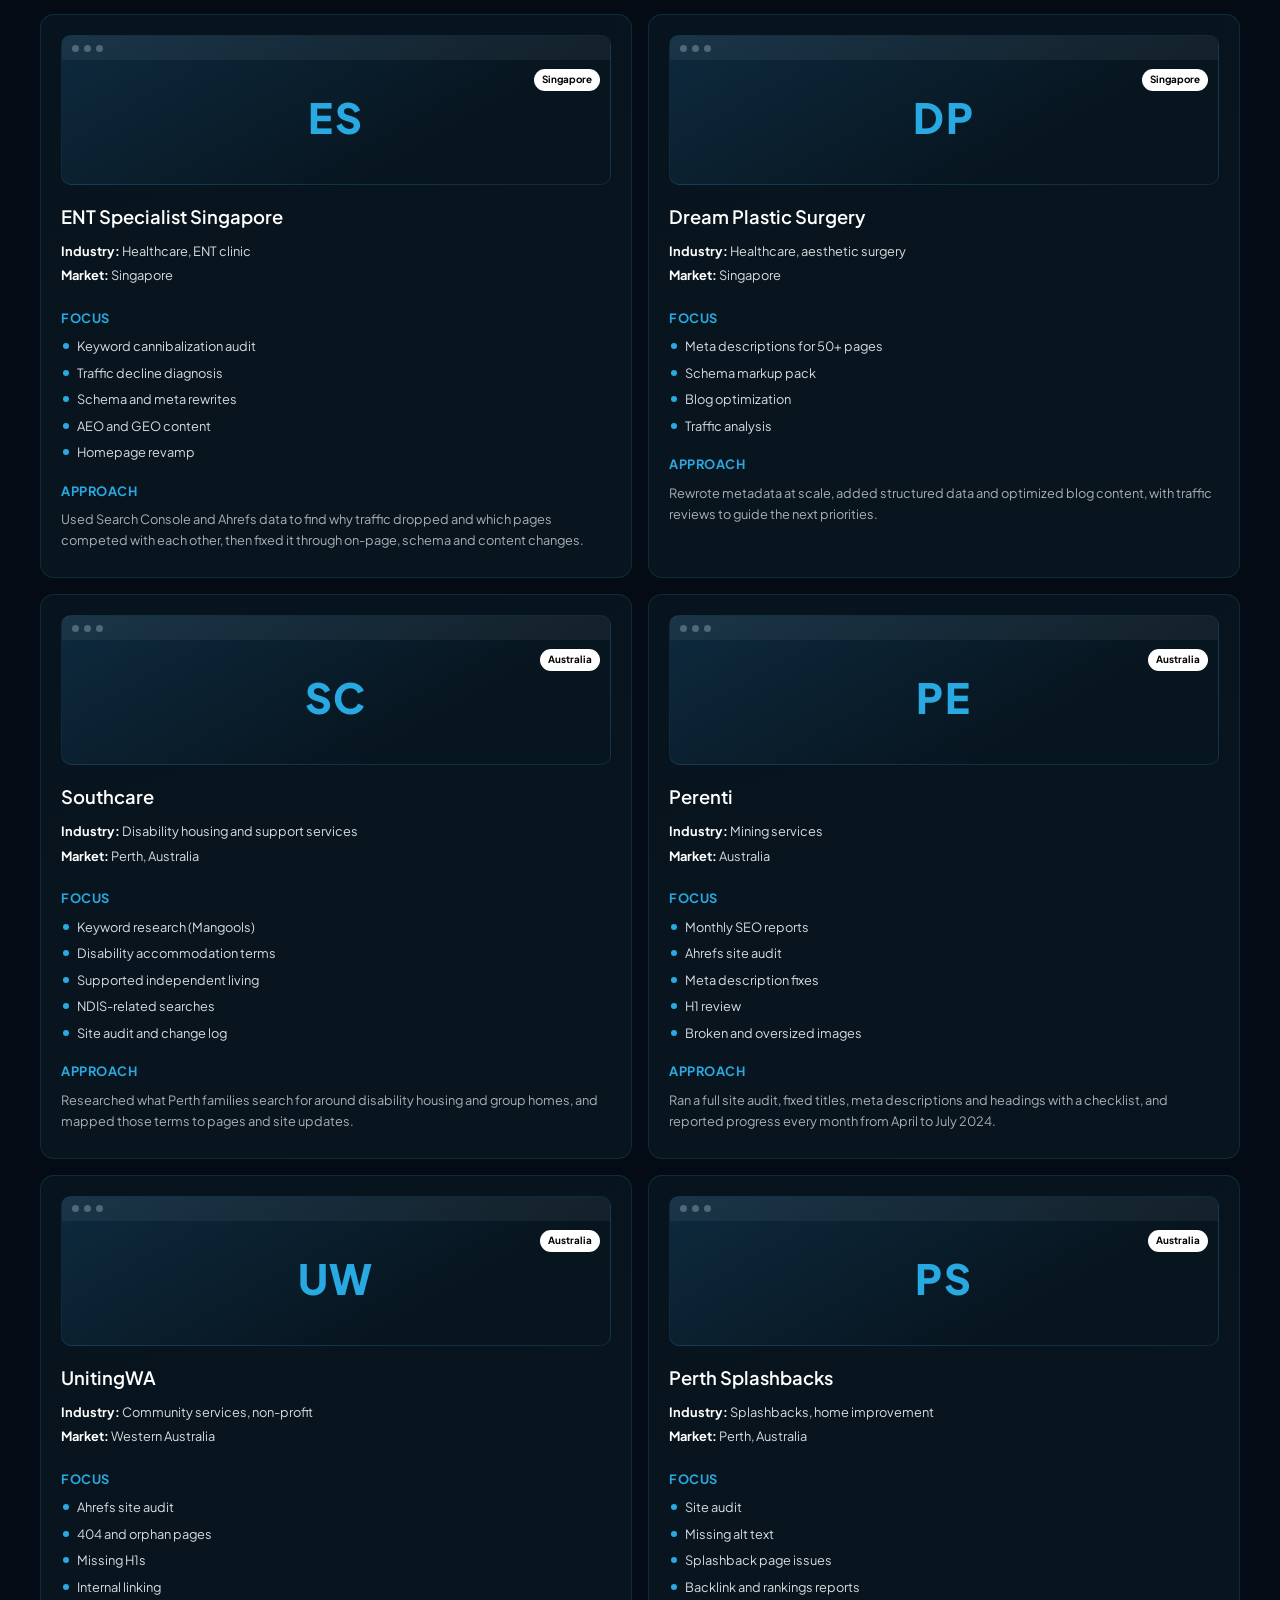
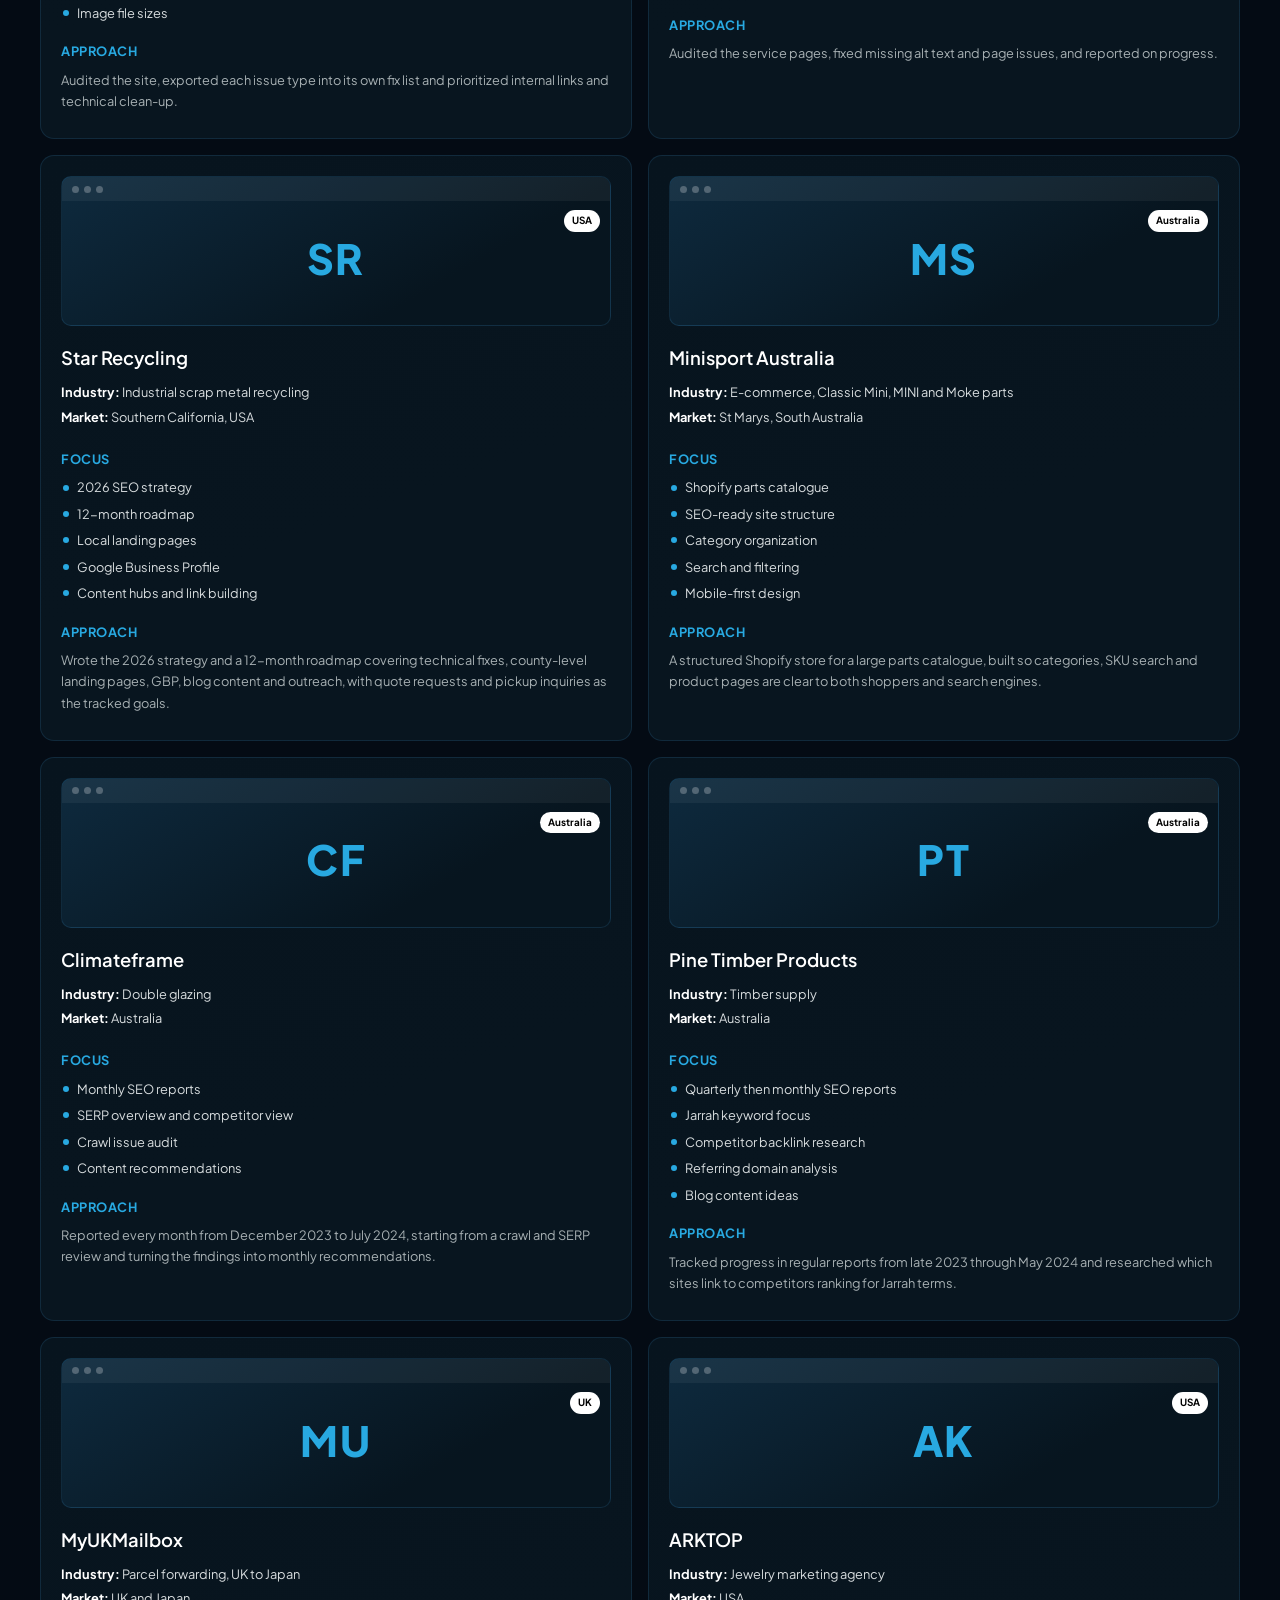
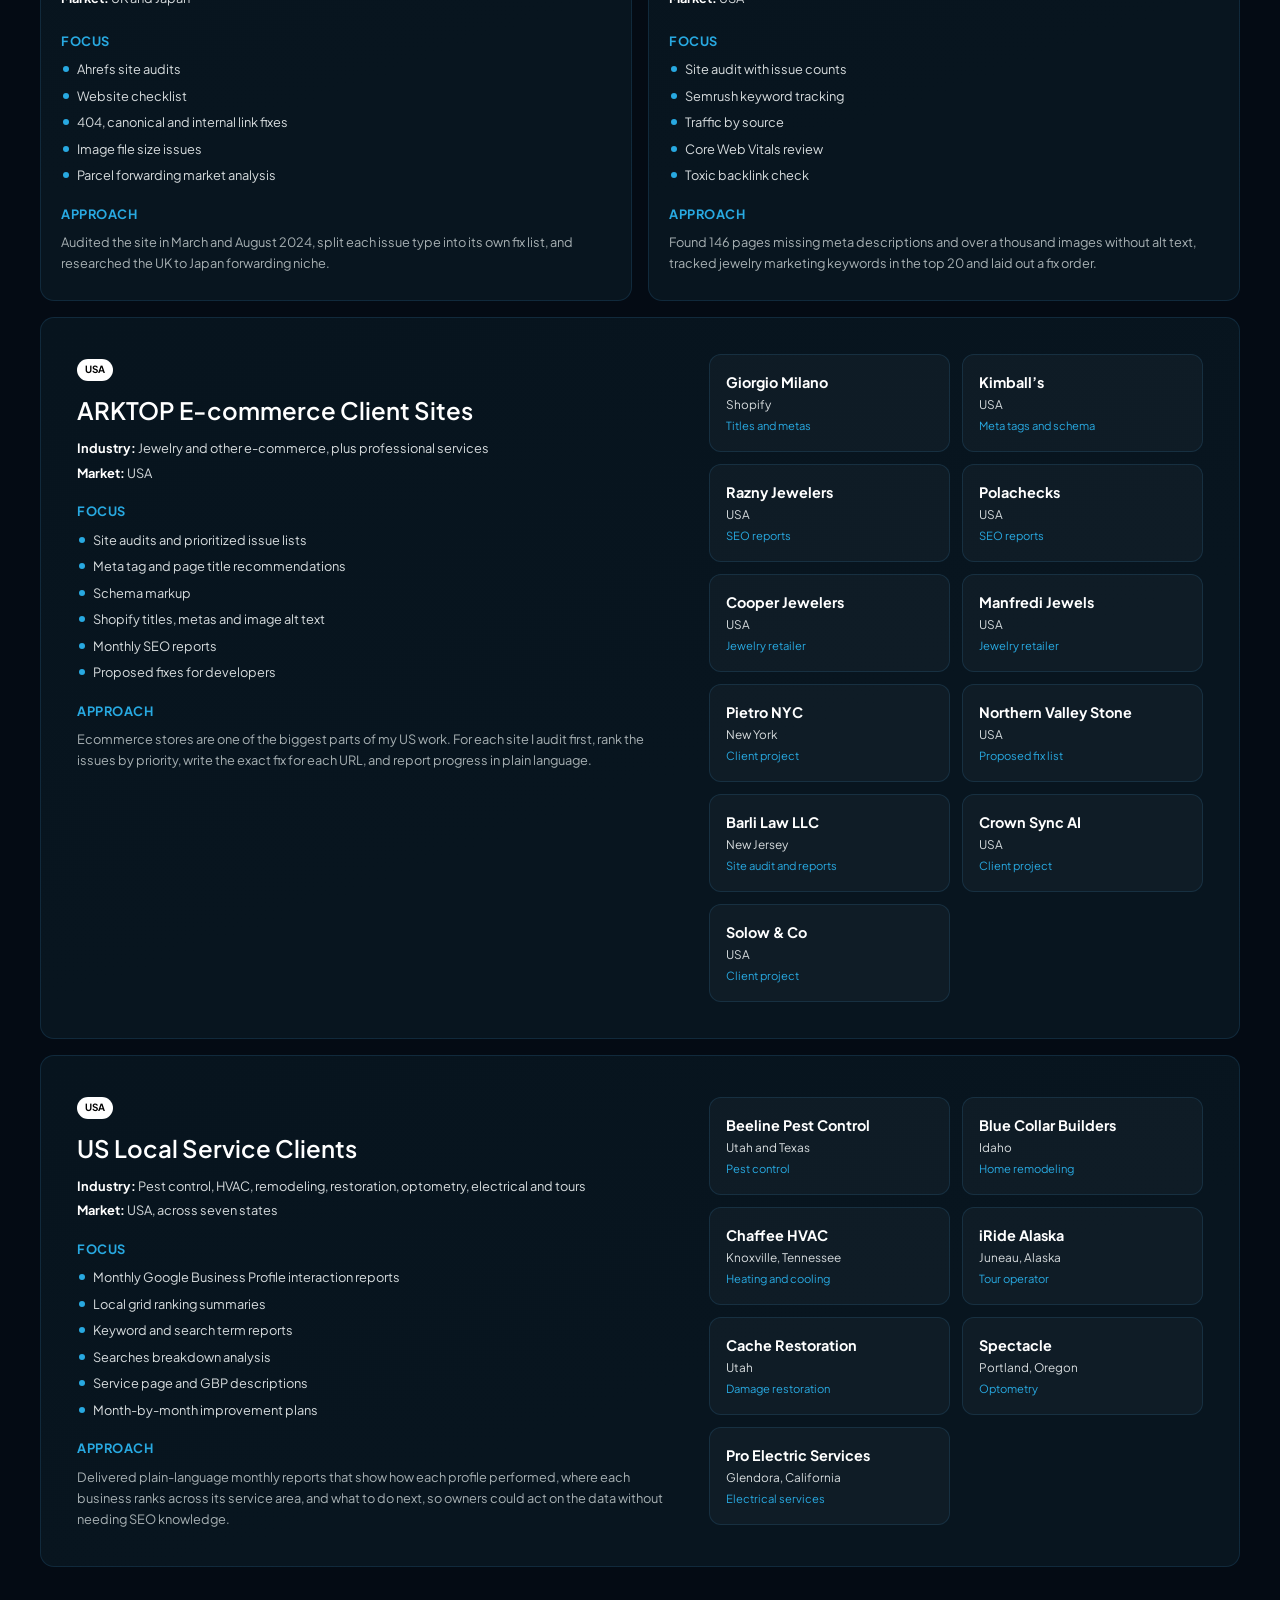
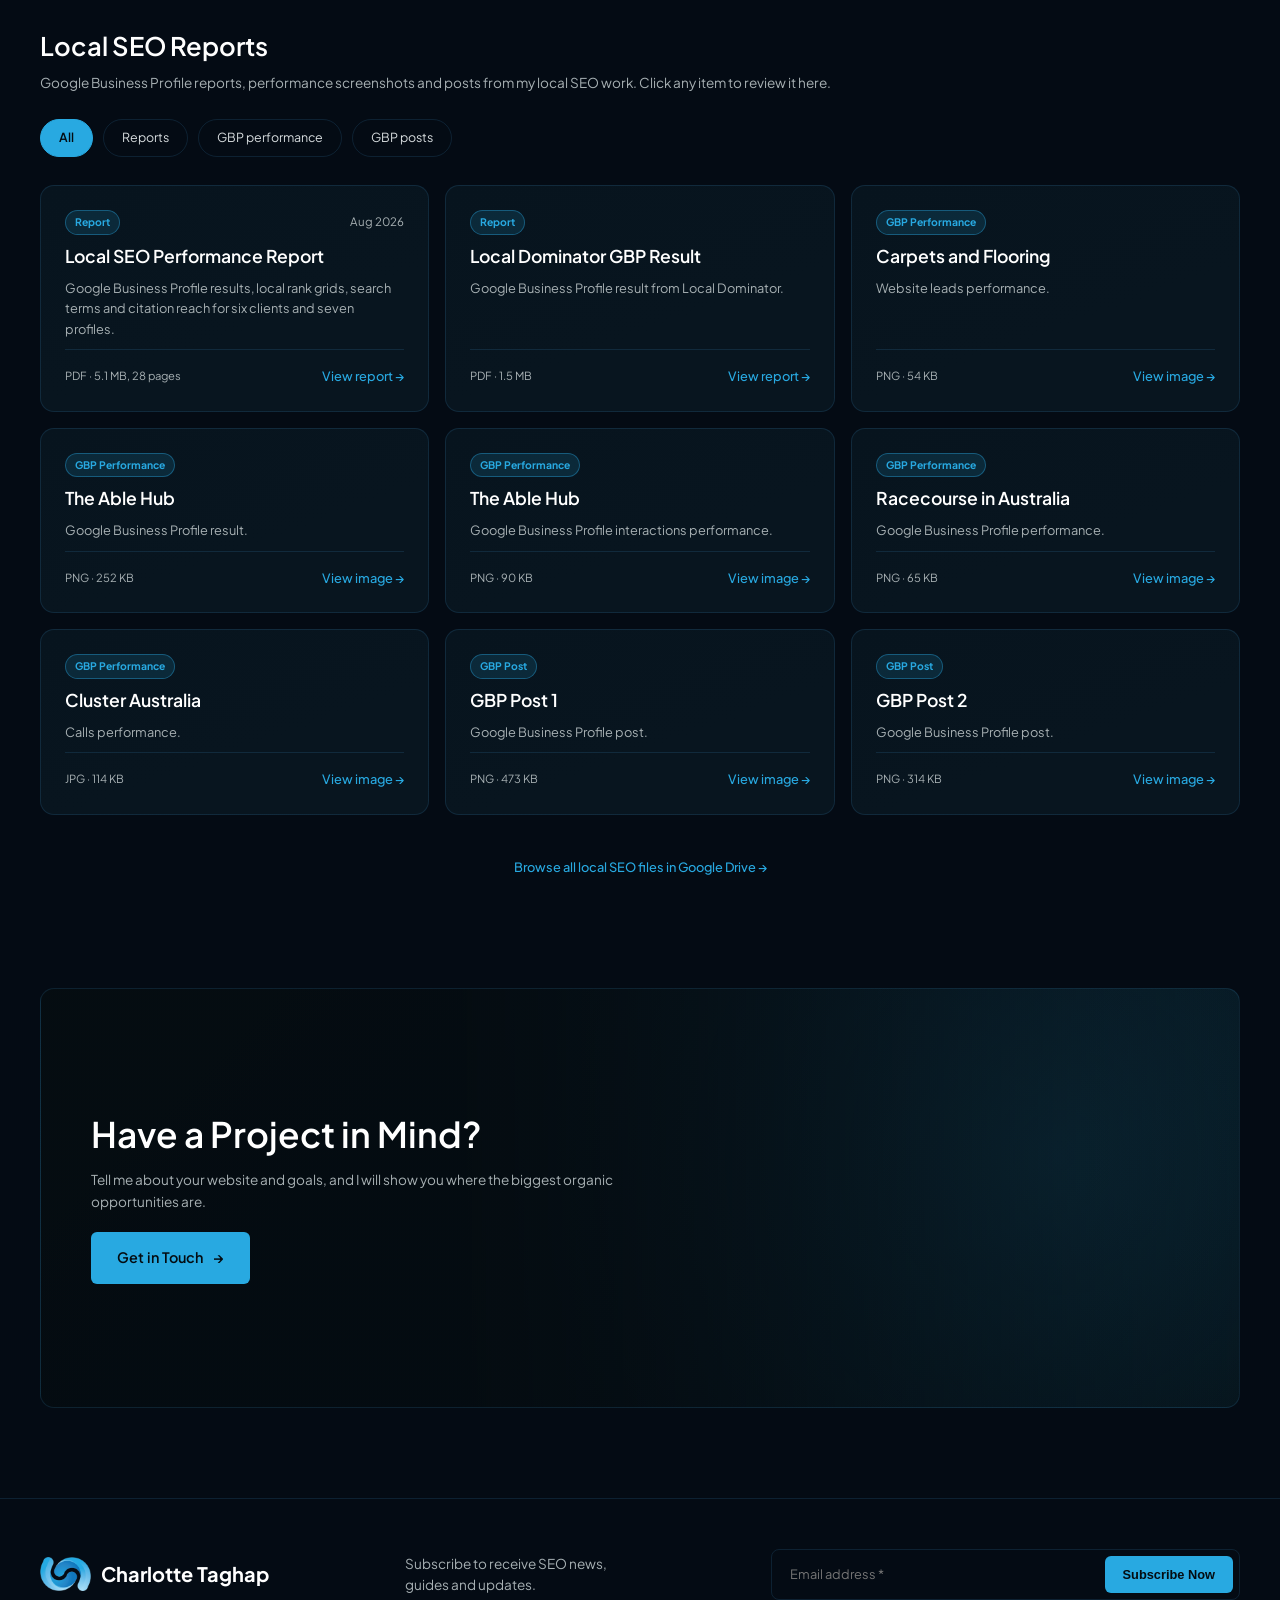
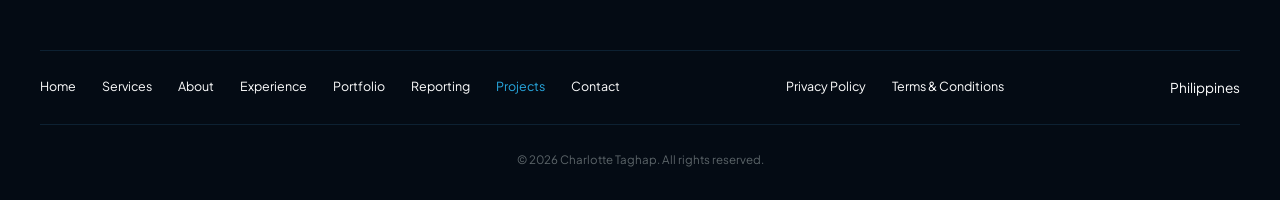
<file: project/index.html>
<!DOCTYPE html>
<html lang="en">
<head>
  <meta charset="UTF-8">
  <meta name="viewport" content="width=device-width, initial-scale=1">
  <title>Projects | Charlotte Taghap, Senior SEO Specialist</title>
  <meta name="description" content="SEO projects and results by Charlotte Taghap: organic growth, e-commerce SEO, local SEO, website builds and AI search optimization.">
  <link rel="preconnect" href="https://fonts.googleapis.com">
  <link rel="preconnect" href="https://fonts.gstatic.com" crossorigin>
  <link href="https://fonts.googleapis.com/css2?family=Plus+Jakarta+Sans:wght@400;500;600;700;800&display=swap" rel="stylesheet">
  <link rel="stylesheet" href="../style.css">
  <link rel="icon" type="image/png" href="../images/favicon.png">
  <link rel="apple-touch-icon" href="../images/apple-touch-icon.png">
  <meta name="theme-color" content="#040a12">
</head>
<body id="top">

  <!-- NAV -->
  <header class="nav">
    <div class="container nav__inner">
      <a href="../" class="logo"><img class="logo__img" src="../images/logo.png" alt="" width="51" height="34"> Charlotte Taghap</a>
      <nav class="nav__links" id="navLinks">
        <a href="../">Home</a>
        <a href="../#services">Services</a>
        <a href="../#about">About</a>
        <a href="../#projects">Experience</a>
        <a href="../#portfolio">Portfolio</a>
        <a href="../#reporting">Reporting</a>
        <a href="./" class="active">Projects</a>
        <a href="../#contact">Contact</a>
      </nav>
      <a href="mailto:charlottetaghap@gmail.com" class="btn btn--sm">Get in Touch</a>
      <button class="nav__toggle" id="navToggle" aria-label="Toggle menu">&#9776;</button>
    </div>
  </header>

  <main>
    <section class="page-hero">
      <div class="container">
        <span class="exp__eyebrow">Projects</span>
        <h1>SEO Projects and Results</h1>
        <p class="muted page-hero__intro">A selection of the work I have delivered across agencies and markets, from technical foundations and local rankings to e-commerce growth and AI search.</p>
      </div>
    </section>

    <section class="projects-page">
      <div class="container">
        <article class="card case">
          <div class="case__body">
            <span class="tag">Featured Case Study</span>
            <h3>From Near-Zero Visibility to 36,200 Monthly Impressions</h3>
            <p class="case__meta">Adelaide property services company &middot; Client of So Cloudy &middot; Sep 2025 to Mar 2026</p>
            <p class="muted">The WordPress site had no analytics, an unverified Search Console property and a homepage no-index issue that kept it out of Google. I ran a 6-month campaign covering keyword research, on-page SEO, technical SEO and suburb-level page expansion.</p>
            <ul class="checks">
              <li>Fixed the homepage no-index issue and set up GSC, GA4, Tag Manager, Bing Webmaster Tools and IndexNow</li>
              <li>Built 18 service pages and a suburb location page template with LocalBusiness schema</li>
              <li>Restructured internal links into a hub-and-spoke site architecture</li>
              <li>Improved Core Web Vitals and optimized the Google Business Profile</li>
            </ul>
          </div>
          <div class="case__stats">
            <div class="case__stat"><strong>34 &rarr; 335</strong><span>Monthly clicks</span></div>
            <div class="case__stat"><strong>184 &rarr; 36,200</strong><span>Monthly impressions</span></div>
            <div class="case__stat"><strong>185&times;</strong><span>Growth in search visibility</span></div>
            <div class="case__stat"><strong>18</strong><span>Service pages built from scratch</span></div>
          </div>
        </article>

        <h2 class="projects-page__h">Client projects</h2>
        <p class="muted projects-page__sub">A selection of websites I have worked on across Australia, Singapore, the UK and the US.</p>
        <div class="pc-grid">
          <article class="card pc">
            <div class="pc__visual">
              <span class="pc__tag">So Cloudy</span>
              <div class="pc__browser"><i></i><i></i><i></i></div>
              <div class="pc__mono">SA</div>
            </div>
            <h3>South Adelaide Plumbing &amp; Gas</h3>
            <p class="pc__row"><strong>Industry:</strong> Plumbing and gas services</p>
            <p class="pc__row"><strong>Market:</strong> Adelaide, Australia</p>
            <h5>Focus</h5>
            <ul class="pc__list"><li>Site audit</li><li>6-month SEO roadmap</li><li>Local SEO</li><li>Google Business Profile</li><li>Service page optimization</li></ul>
            <h5>Approach</h5>
            <p class="pc__appr">Audited the site and presented the findings and roadmap in a client-ready deck, with the focus on local visibility across Adelaide&rsquo;s southern suburbs.</p>
          </article>
          <article class="card pc">
            <div class="pc__visual">
              <span class="pc__tag">So Cloudy</span>
              <div class="pc__browser"><i></i><i></i><i></i></div>
              <div class="pc__mono">SL</div>
            </div>
            <h3>SA Landscape Supplies</h3>
            <p class="pc__row"><strong>Industry:</strong> E-commerce, garden and landscape supplies</p>
            <p class="pc__row"><strong>Market:</strong> Australia</p>
            <h5>Focus</h5>
            <ul class="pc__list"><li>On-page SEO</li><li>Meta tag optimization</li><li>Category page rankings</li><li>Keyword monitoring</li><li>Site audit</li></ul>
            <h5>Approach</h5>
            <p class="pc__appr">Optimized on-page elements for product category pages and tracked keyword movement, backed by an audit and a roadmap deck.</p>
          </article>
          <article class="card pc">
            <div class="pc__visual">
              <span class="pc__tag">Singapore</span>
              <div class="pc__browser"><i></i><i></i><i></i></div>
              <div class="pc__mono">ES</div>
            </div>
            <h3>ENT Specialist Singapore</h3>
            <p class="pc__row"><strong>Industry:</strong> Healthcare, ENT clinic</p>
            <p class="pc__row"><strong>Market:</strong> Singapore</p>
            <h5>Focus</h5>
            <ul class="pc__list"><li>Keyword cannibalization audit</li><li>Traffic decline diagnosis</li><li>Schema and meta rewrites</li><li>AEO and GEO content</li><li>Homepage revamp</li></ul>
            <h5>Approach</h5>
            <p class="pc__appr">Used Search Console and Ahrefs data to find why traffic dropped and which pages competed with each other, then fixed it through on-page, schema and content changes.</p>
          </article>
          <article class="card pc">
            <div class="pc__visual">
              <span class="pc__tag">Singapore</span>
              <div class="pc__browser"><i></i><i></i><i></i></div>
              <div class="pc__mono">DP</div>
            </div>
            <h3>Dream Plastic Surgery</h3>
            <p class="pc__row"><strong>Industry:</strong> Healthcare, aesthetic surgery</p>
            <p class="pc__row"><strong>Market:</strong> Singapore</p>
            <h5>Focus</h5>
            <ul class="pc__list"><li>Meta descriptions for 50+ pages</li><li>Schema markup pack</li><li>Blog optimization</li><li>Traffic analysis</li></ul>
            <h5>Approach</h5>
            <p class="pc__appr">Rewrote metadata at scale, added structured data and optimized blog content, with traffic reviews to guide the next priorities.</p>
          </article>
          <article class="card pc">
            <div class="pc__visual">
              <span class="pc__tag">Australia</span>
              <div class="pc__browser"><i></i><i></i><i></i></div>
              <div class="pc__mono">SC</div>
            </div>
            <h3>Southcare</h3>
            <p class="pc__row"><strong>Industry:</strong> Disability housing and support services</p>
            <p class="pc__row"><strong>Market:</strong> Perth, Australia</p>
            <h5>Focus</h5>
            <ul class="pc__list"><li>Keyword research (Mangools)</li><li>Disability accommodation terms</li><li>Supported independent living</li><li>NDIS-related searches</li><li>Site audit and change log</li></ul>
            <h5>Approach</h5>
            <p class="pc__appr">Researched what Perth families search for around disability housing and group homes, and mapped those terms to pages and site updates.</p>
          </article>
          <article class="card pc">
            <div class="pc__visual">
              <span class="pc__tag">Australia</span>
              <div class="pc__browser"><i></i><i></i><i></i></div>
              <div class="pc__mono">PE</div>
            </div>
            <h3>Perenti</h3>
            <p class="pc__row"><strong>Industry:</strong> Mining services</p>
            <p class="pc__row"><strong>Market:</strong> Australia</p>
            <h5>Focus</h5>
            <ul class="pc__list"><li>Monthly SEO reports</li><li>Ahrefs site audit</li><li>Meta description fixes</li><li>H1 review</li><li>Broken and oversized images</li></ul>
            <h5>Approach</h5>
            <p class="pc__appr">Ran a full site audit, fixed titles, meta descriptions and headings with a checklist, and reported progress every month from April to July 2024.</p>
          </article>
          <article class="card pc">
            <div class="pc__visual">
              <span class="pc__tag">Australia</span>
              <div class="pc__browser"><i></i><i></i><i></i></div>
              <div class="pc__mono">UW</div>
            </div>
            <h3>UnitingWA</h3>
            <p class="pc__row"><strong>Industry:</strong> Community services, non-profit</p>
            <p class="pc__row"><strong>Market:</strong> Western Australia</p>
            <h5>Focus</h5>
            <ul class="pc__list"><li>Ahrefs site audit</li><li>404 and orphan pages</li><li>Missing H1s</li><li>Internal linking</li><li>Image file sizes</li></ul>
            <h5>Approach</h5>
            <p class="pc__appr">Audited the site, exported each issue type into its own fix list and prioritized internal links and technical clean-up.</p>
          </article>
          <article class="card pc">
            <div class="pc__visual">
              <span class="pc__tag">Australia</span>
              <div class="pc__browser"><i></i><i></i><i></i></div>
              <div class="pc__mono">PS</div>
            </div>
            <h3>Perth Splashbacks</h3>
            <p class="pc__row"><strong>Industry:</strong> Splashbacks, home improvement</p>
            <p class="pc__row"><strong>Market:</strong> Perth, Australia</p>
            <h5>Focus</h5>
            <ul class="pc__list"><li>Site audit</li><li>Missing alt text</li><li>Splashback page issues</li><li>Backlink and rankings reports</li></ul>
            <h5>Approach</h5>
            <p class="pc__appr">Audited the service pages, fixed missing alt text and page issues, and reported on progress.</p>
          </article>
          <article class="card pc">
            <div class="pc__visual">
              <span class="pc__tag">USA</span>
              <div class="pc__browser"><i></i><i></i><i></i></div>
              <div class="pc__mono">SR</div>
            </div>
            <h3>Star Recycling</h3>
            <p class="pc__row"><strong>Industry:</strong> Industrial scrap metal recycling</p>
            <p class="pc__row"><strong>Market:</strong> Southern California, USA</p>
            <h5>Focus</h5>
            <ul class="pc__list"><li>2026 SEO strategy</li><li>12-month roadmap</li><li>Local landing pages</li><li>Google Business Profile</li><li>Content hubs and link building</li></ul>
            <h5>Approach</h5>
            <p class="pc__appr">Wrote the 2026 strategy and a 12-month roadmap covering technical fixes, county-level landing pages, GBP, blog content and outreach, with quote requests and pickup inquiries as the tracked goals.</p>
          </article>
          <article class="card pc">
            <div class="pc__visual">
              <span class="pc__tag">Australia</span>
              <div class="pc__browser"><i></i><i></i><i></i></div>
              <div class="pc__mono">MS</div>
            </div>
            <h3>Minisport Australia</h3>
            <p class="pc__row"><strong>Industry:</strong> E-commerce, Classic Mini, MINI and Moke parts</p>
            <p class="pc__row"><strong>Market:</strong> St Marys, South Australia</p>
            <h5>Focus</h5>
            <ul class="pc__list"><li>Shopify parts catalogue</li><li>SEO-ready site structure</li><li>Category organization</li><li>Search and filtering</li><li>Mobile-first design</li></ul>
            <h5>Approach</h5>
            <p class="pc__appr">A structured Shopify store for a large parts catalogue, built so categories, SKU search and product pages are clear to both shoppers and search engines.</p>
          </article>
          <article class="card pc">
            <div class="pc__visual">
              <span class="pc__tag">Australia</span>
              <div class="pc__browser"><i></i><i></i><i></i></div>
              <div class="pc__mono">CF</div>
            </div>
            <h3>Climateframe</h3>
            <p class="pc__row"><strong>Industry:</strong> Double glazing</p>
            <p class="pc__row"><strong>Market:</strong> Australia</p>
            <h5>Focus</h5>
            <ul class="pc__list"><li>Monthly SEO reports</li><li>SERP overview and competitor view</li><li>Crawl issue audit</li><li>Content recommendations</li></ul>
            <h5>Approach</h5>
            <p class="pc__appr">Reported every month from December 2023 to July 2024, starting from a crawl and SERP review and turning the findings into monthly recommendations.</p>
          </article>
          <article class="card pc">
            <div class="pc__visual">
              <span class="pc__tag">Australia</span>
              <div class="pc__browser"><i></i><i></i><i></i></div>
              <div class="pc__mono">PT</div>
            </div>
            <h3>Pine Timber Products</h3>
            <p class="pc__row"><strong>Industry:</strong> Timber supply</p>
            <p class="pc__row"><strong>Market:</strong> Australia</p>
            <h5>Focus</h5>
            <ul class="pc__list"><li>Quarterly then monthly SEO reports</li><li>Jarrah keyword focus</li><li>Competitor backlink research</li><li>Referring domain analysis</li><li>Blog content ideas</li></ul>
            <h5>Approach</h5>
            <p class="pc__appr">Tracked progress in regular reports from late 2023 through May 2024 and researched which sites link to competitors ranking for Jarrah terms.</p>
          </article>
          <article class="card pc">
            <div class="pc__visual">
              <span class="pc__tag">UK</span>
              <div class="pc__browser"><i></i><i></i><i></i></div>
              <div class="pc__mono">MU</div>
            </div>
            <h3>MyUKMailbox</h3>
            <p class="pc__row"><strong>Industry:</strong> Parcel forwarding, UK to Japan</p>
            <p class="pc__row"><strong>Market:</strong> UK and Japan</p>
            <h5>Focus</h5>
            <ul class="pc__list"><li>Ahrefs site audits</li><li>Website checklist</li><li>404, canonical and internal link fixes</li><li>Image file size issues</li><li>Parcel forwarding market analysis</li></ul>
            <h5>Approach</h5>
            <p class="pc__appr">Audited the site in March and August 2024, split each issue type into its own fix list, and researched the UK to Japan forwarding niche.</p>
          </article>
          <article class="card pc">
            <div class="pc__visual">
              <span class="pc__tag">USA</span>
              <div class="pc__browser"><i></i><i></i><i></i></div>
              <div class="pc__mono">AK</div>
            </div>
            <h3>ARKTOP</h3>
            <p class="pc__row"><strong>Industry:</strong> Jewelry marketing agency</p>
            <p class="pc__row"><strong>Market:</strong> USA</p>
            <h5>Focus</h5>
            <ul class="pc__list"><li>Site audit with issue counts</li><li>Semrush keyword tracking</li><li>Traffic by source</li><li>Core Web Vitals review</li><li>Toxic backlink check</li></ul>
            <h5>Approach</h5>
            <p class="pc__appr">Found 146 pages missing meta descriptions and over a thousand images without alt text, tracked jewelry marketing keywords in the top 20 and laid out a fix order.</p>
          </article>
          <article class="card pc pc--wide">
            <div class="pc--wide__main">
              <span class="pc__tag pc__tag--inline">USA</span>
              <h3>ARKTOP E-commerce Client Sites</h3>
              <p class="pc__row"><strong>Industry:</strong> Jewelry and other e-commerce, plus professional services</p>
              <p class="pc__row"><strong>Market:</strong> USA</p>
              <h5>Focus</h5>
              <ul class="pc__list">
                <li>Site audits and prioritized issue lists</li>
                <li>Meta tag and page title recommendations</li>
                <li>Schema markup</li>
                <li>Shopify titles, metas and image alt text</li>
                <li>Monthly SEO reports</li>
                <li>Proposed fixes for developers</li>
              </ul>
              <h5>Approach</h5>
              <p class="pc__appr">Ecommerce stores are one of the biggest parts of my US work. For each site I audit first, rank the issues by priority, write the exact fix for each URL, and report progress in plain language.</p>
            </div>
            <ul class="pc__clients"><li><strong>Giorgio Milano</strong><span>Shopify</span><em>Titles and metas</em></li><li><strong>Kimball&rsquo;s</strong><span>USA</span><em>Meta tags and schema</em></li><li><strong>Razny Jewelers</strong><span>USA</span><em>SEO reports</em></li><li><strong>Polachecks</strong><span>USA</span><em>SEO reports</em></li><li><strong>Cooper Jewelers</strong><span>USA</span><em>Jewelry retailer</em></li><li><strong>Manfredi Jewels</strong><span>USA</span><em>Jewelry retailer</em></li><li><strong>Pietro NYC</strong><span>New York</span><em>Client project</em></li><li><strong>Northern Valley Stone</strong><span>USA</span><em>Proposed fix list</em></li><li><strong>Barli Law LLC</strong><span>New Jersey</span><em>Site audit and reports</em></li><li><strong>Crown Sync AI</strong><span>USA</span><em>Client project</em></li><li><strong>Solow &amp; Co</strong><span>USA</span><em>Client project</em></li></ul>
          </article>

          <article class="card pc pc--wide">
            <div class="pc--wide__main">
              <span class="pc__tag pc__tag--inline">USA</span>
              <h3>US Local Service Clients</h3>
              <p class="pc__row"><strong>Industry:</strong> Pest control, HVAC, remodeling, restoration, optometry, electrical and tours</p>
              <p class="pc__row"><strong>Market:</strong> USA, across seven states</p>
              <h5>Focus</h5>
              <ul class="pc__list">
                <li>Monthly Google Business Profile interaction reports</li>
                <li>Local grid ranking summaries</li>
                <li>Keyword and search term reports</li>
                <li>Searches breakdown analysis</li>
                <li>Service page and GBP descriptions</li>
                <li>Month-by-month improvement plans</li>
              </ul>
              <h5>Approach</h5>
              <p class="pc__appr">Delivered plain-language monthly reports that show how each profile performed, where each business ranks across its service area, and what to do next, so owners could act on the data without needing SEO knowledge.</p>
            </div>
            <ul class="pc__clients"><li><strong>Beeline Pest Control</strong><span>Utah and Texas</span><em>Pest control</em></li><li><strong>Blue Collar Builders</strong><span>Idaho</span><em>Home remodeling</em></li><li><strong>Chaffee HVAC</strong><span>Knoxville, Tennessee</span><em>Heating and cooling</em></li><li><strong>iRide Alaska</strong><span>Juneau, Alaska</span><em>Tour operator</em></li><li><strong>Cache Restoration</strong><span>Utah</span><em>Damage restoration</em></li><li><strong>Spectacle</strong><span>Portland, Oregon</span><em>Optometry</em></li><li><strong>Pro Electric Services</strong><span>Glendora, California</span><em>Electrical services</em></li></ul>
          </article>
        </div>

        <h2 class="projects-page__h" id="local-seo-reports">Local SEO Reports</h2>
        <p class="muted projects-page__sub">Google Business Profile reports, performance screenshots and posts from my local SEO work. Click any item to review it here.</p>

        <div class="rpt-filters" role="group" aria-label="Filter local SEO reports">
          <button type="button" class="rpt-filter" data-filter="all" aria-pressed="true">All</button>
          <button type="button" class="rpt-filter" data-filter="reports" aria-pressed="false">Reports</button>
          <button type="button" class="rpt-filter" data-filter="perf" aria-pressed="false">GBP performance</button>
          <button type="button" class="rpt-filter" data-filter="posts" aria-pressed="false">GBP posts</button>
        </div>

        <div class="rpt-grid">
          <article class="card rpt" data-cat="reports">
            <div class="rpt__top"><span class="rpt__tag">Report</span><span class="rpt__period">Aug 2026</span></div>
            <h3>Local SEO Performance Report</h3>
            <p>Google Business Profile results, local rank grids, search terms and citation reach for six clients and seven profiles.</p>
            <div class="rpt__foot">
              <span class="rpt__file">PDF &middot; 5.1 MB, 28 pages</span>
              <a class="more rpt__open" href="../reports/Local_SEO_Performance_Report_Aug2026.pdf" data-preview="../reports/Local_SEO_Performance_Report_Aug2026.pdf#view=FitH" data-title="Local SEO Performance Report (Report, Aug 2026)" data-direct target="_blank" rel="noopener">View report &rarr;</a>
            </div>
          </article>
          <article class="card rpt" data-cat="reports">
            <div class="rpt__top"><span class="rpt__tag">Report</span></div>
            <h3>Local Dominator GBP Result</h3>
            <p>Google Business Profile result from Local Dominator.</p>
            <div class="rpt__foot">
              <span class="rpt__file">PDF &middot; 1.5 MB</span>
              <a class="more rpt__open" href="https://drive.google.com/file/d/1vODK_laxmf0Dc1bb-zUagDI1pLZbSufV/view" data-preview="https://drive.google.com/file/d/1vODK_laxmf0Dc1bb-zUagDI1pLZbSufV/preview" data-title="Local Dominator GBP Result (Report)" target="_blank" rel="noopener">View report &rarr;</a>
            </div>
          </article>
          <article class="card rpt" data-cat="perf">
            <div class="rpt__top"><span class="rpt__tag">GBP Performance</span></div>
            <h3>Carpets and Flooring</h3>
            <p>Website leads performance.</p>
            <div class="rpt__foot">
              <span class="rpt__file">PNG &middot; 54 KB</span>
              <a class="more rpt__open" href="https://drive.google.com/file/d/19uLc_TiFMWwVqa-Nu_BZkErklZ-E16DJ/view" data-preview="https://drive.google.com/file/d/19uLc_TiFMWwVqa-Nu_BZkErklZ-E16DJ/preview" data-title="Carpets and Flooring (GBP Performance)" target="_blank" rel="noopener">View image &rarr;</a>
            </div>
          </article>
          <article class="card rpt" data-cat="perf">
            <div class="rpt__top"><span class="rpt__tag">GBP Performance</span></div>
            <h3>The Able Hub</h3>
            <p>Google Business Profile result.</p>
            <div class="rpt__foot">
              <span class="rpt__file">PNG &middot; 252 KB</span>
              <a class="more rpt__open" href="https://drive.google.com/file/d/1WiTtaC2Vmmv0zRzh4AJhgFqRQPt8QlcB/view" data-preview="https://drive.google.com/file/d/1WiTtaC2Vmmv0zRzh4AJhgFqRQPt8QlcB/preview" data-title="The Able Hub (GBP Performance)" target="_blank" rel="noopener">View image &rarr;</a>
            </div>
          </article>
          <article class="card rpt" data-cat="perf">
            <div class="rpt__top"><span class="rpt__tag">GBP Performance</span></div>
            <h3>The Able Hub</h3>
            <p>Google Business Profile interactions performance.</p>
            <div class="rpt__foot">
              <span class="rpt__file">PNG &middot; 90 KB</span>
              <a class="more rpt__open" href="https://drive.google.com/file/d/1tINxq2lyTEztGgifuXvl0ihReYdnu4Lz/view" data-preview="https://drive.google.com/file/d/1tINxq2lyTEztGgifuXvl0ihReYdnu4Lz/preview" data-title="The Able Hub (GBP Performance)" target="_blank" rel="noopener">View image &rarr;</a>
            </div>
          </article>
          <article class="card rpt" data-cat="perf">
            <div class="rpt__top"><span class="rpt__tag">GBP Performance</span></div>
            <h3>Racecourse in Australia</h3>
            <p>Google Business Profile performance.</p>
            <div class="rpt__foot">
              <span class="rpt__file">PNG &middot; 65 KB</span>
              <a class="more rpt__open" href="https://drive.google.com/file/d/1254FdD8qqWQckvL_3g0o-uKUgfFYjITm/view" data-preview="https://drive.google.com/file/d/1254FdD8qqWQckvL_3g0o-uKUgfFYjITm/preview" data-title="Racecourse in Australia (GBP Performance)" target="_blank" rel="noopener">View image &rarr;</a>
            </div>
          </article>
          <article class="card rpt" data-cat="perf">
            <div class="rpt__top"><span class="rpt__tag">GBP Performance</span></div>
            <h3>Cluster Australia</h3>
            <p>Calls performance.</p>
            <div class="rpt__foot">
              <span class="rpt__file">JPG &middot; 114 KB</span>
              <a class="more rpt__open" href="https://drive.google.com/file/d/1YXmHB4aKsGBKOiegk7NzuVObbt9LjF22/view" data-preview="https://drive.google.com/file/d/1YXmHB4aKsGBKOiegk7NzuVObbt9LjF22/preview" data-title="Cluster Australia (GBP Performance)" target="_blank" rel="noopener">View image &rarr;</a>
            </div>
          </article>
          <article class="card rpt" data-cat="posts">
            <div class="rpt__top"><span class="rpt__tag">GBP Post</span></div>
            <h3>GBP Post 1</h3>
            <p>Google Business Profile post.</p>
            <div class="rpt__foot">
              <span class="rpt__file">PNG &middot; 473 KB</span>
              <a class="more rpt__open" href="https://drive.google.com/file/d/1gAgS4Vg6FgRPBNV9IPnS-Xqs07o45S3c/view" data-preview="https://drive.google.com/file/d/1gAgS4Vg6FgRPBNV9IPnS-Xqs07o45S3c/preview" data-title="GBP Post 1 (GBP Post)" target="_blank" rel="noopener">View image &rarr;</a>
            </div>
          </article>
          <article class="card rpt" data-cat="posts">
            <div class="rpt__top"><span class="rpt__tag">GBP Post</span></div>
            <h3>GBP Post 2</h3>
            <p>Google Business Profile post.</p>
            <div class="rpt__foot">
              <span class="rpt__file">PNG &middot; 314 KB</span>
              <a class="more rpt__open" href="https://drive.google.com/file/d/14cWUz9gsnasM-sT9juZ1lHgvEtAcRAKC/view" data-preview="https://drive.google.com/file/d/14cWUz9gsnasM-sT9juZ1lHgvEtAcRAKC/preview" data-title="GBP Post 2 (GBP Post)" target="_blank" rel="noopener">View image &rarr;</a>
            </div>
          </article>
        </div>

        <p class="rpt-more"><a class="more" href="https://drive.google.com/drive/folders/1eIAQdH6In3S12IIHZ6DBlnG0ILG9uLHL" target="_blank" rel="noopener">Browse all local SEO files in Google Drive &rarr;</a></p>
      </div>
    </section>

    <section class="cta" id="contact">
      <div class="container">
        <div class="card cta__box">
          <div class="cta__text">
            <h2>Have a Project in Mind?</h2>
            <p>Tell me about your website and goals, and I will show you where the biggest organic opportunities are.</p>
            <a href="mailto:charlottetaghap@gmail.com" class="btn">Get in Touch <span>&rarr;</span></a>
          </div>
        </div>
      </div>
    </section>
  </main>

  <!-- FOOTER -->
  <footer class="footer">
    <div class="container">
      <div class="footer__top">
        <a href="../" class="logo"><img class="logo__img" src="../images/logo.png" alt="" width="51" height="34"> Charlotte Taghap</a>
        <p class="muted small">Subscribe to receive SEO news, guides and updates.</p>
        <form class="subscribe" onsubmit="return false;">
          <input type="email" placeholder="Email address *" aria-label="Email address">
          <button class="btn btn--sm" type="submit">Subscribe Now</button>
        </form>
      </div>
      <div class="footer__mid">
        <nav>
          <a href="../">Home</a>
          <a href="../#services">Services</a>
          <a href="../#about">About</a>
          <a href="../#projects">Experience</a>
          <a href="../#portfolio">Portfolio</a>
          <a href="../#reporting">Reporting</a>
          <a href="./" class="active">Projects</a>
          <a href="../#contact">Contact</a>
        </nav>
        <nav>
          <a href="#">Privacy Policy</a>
          <a href="#">Terms &amp; Conditions</a>
        </nav>
        <span class="small">Philippines</span>
      </div>
      <p class="copy">&copy; 2026 Charlotte Taghap. All rights reserved.</p>
    </div>
  </footer>

  <!-- REPORT VIEWER -->
  <div class="rmodal" id="rmodal" role="dialog" aria-modal="true" aria-labelledby="rmodalTitle" hidden>
    <div class="rmodal__box">
      <div class="rmodal__bar">
        <h3 class="rmodal__title" id="rmodalTitle">Report</h3>
        <a class="btn btn--sm" id="rmodalOpen" href="#" target="_blank" rel="noopener">Open in Drive <span>&rarr;</span></a>
        <button type="button" class="rmodal__close" id="rmodalClose" aria-label="Close report">&times;</button>
      </div>
      <iframe class="rmodal__frame" id="rmodalFrame" title="Report preview" loading="lazy" allow="fullscreen"></iframe>
    </div>
  </div>

  <a href="#top" class="totop" aria-label="Back to top">&uarr;</a>

  <script>
    document.getElementById('navToggle').addEventListener('click', function () {
      document.getElementById('navLinks').classList.toggle('open');
    });
  </script>
  <script src="../reports.js"></script>
</body>
</html>
</file>
<file: style.css>
/* ---------- Variables & Reset ---------- */
:root {
  --bg: #040b14;
  --bg-2: #06121d;
  --card: #08151f;
  --border: rgba(70, 170, 230, 0.14);
  --brand: #28a9e1;
  --brand-2: #1275bb;
  --text: #ffffff;
  --muted: #a7b0b3;
  --radius: 14px;
}

* { box-sizing: border-box; margin: 0; padding: 0; }
html { scroll-behavior: smooth; }
body {
  font-family: "Plus Jakarta Sans", system-ui, -apple-system, sans-serif;
  background: var(--bg);
  color: var(--text);
  line-height: 1.6;
  -webkit-font-smoothing: antialiased;
}
img { max-width: 100%; display: block; }
a { color: inherit; text-decoration: none; }
ul { list-style: none; }

.container { width: min(1200px, 100% - 48px); margin-inline: auto; }
.muted { color: var(--muted); font-size: 0.95rem; }
.small { font-size: 0.85rem; }

h1, h2, h3, h4 { line-height: 1.2; font-weight: 600; }
h1 { font-size: clamp(2.2rem, 5vw, 3.6rem); font-weight: 700; }
h2 { font-size: clamp(1.6rem, 3vw, 2.2rem); }

section { padding: 90px 0; }

/* ---------- Buttons & links ---------- */
.btn {
  display: inline-flex; align-items: center; gap: 10px;
  background: var(--brand); color: #040c11;
  padding: 14px 26px; border-radius: 6px;
  font-weight: 600; font-size: 0.9rem;
  border: 0; cursor: pointer;
  transition: background 0.2s, transform 0.2s;
}
.btn:hover { background: #4cbcec; transform: translateY(-2px); }
.btn--sm { padding: 10px 18px; font-size: 0.8rem; }
.link { font-size: 0.9rem; display: inline-flex; gap: 8px; }
.link:hover { color: var(--brand); }
.more { color: var(--brand); font-size: 0.8rem; font-weight: 500; display: inline-block; margin-top: 14px; }
.more:hover { text-decoration: underline; }

/* ---------- Cards ---------- */
.card {
  background: linear-gradient(160deg, #07141e 0%, var(--card) 60%);
  border: 1px solid var(--border);
  border-radius: var(--radius);
  position: relative;
  overflow: hidden;
}
.icon {
  width: 40px; height: 40px; border-radius: 50%;
  background: var(--brand); color: #040c11;
  display: grid; place-items: center; font-size: 1rem;
  margin-bottom: 22px;
}

/* ---------- Nav ---------- */
.nav {
  position: sticky; top: 0; z-index: 50;
  background: rgba(3, 6, 8, 0.85);
  backdrop-filter: blur(10px);
}
.nav__inner { display: flex; align-items: center; justify-content: space-between; height: 76px; gap: 24px; }
.logo { display: flex; align-items: center; gap: 10px; font-weight: 700; font-size: 1.25rem; }
.logo__img { height: 34px; width: auto; display: block; }
.nav__links { display: flex; gap: 6px; margin-right: auto; margin-left: 30px; }
.nav__links a {
  font-size: 0.7rem; text-transform: uppercase; letter-spacing: 0.04em;
  padding: 9px 14px; border-radius: 6px; color: #d7dcde;
}
.nav__links a:hover, .nav__links a.active { background: rgba(255, 255, 255, 0.08); color: #fff; }
.nav__toggle { display: none; background: none; border: 0; color: #fff; font-size: 1.6rem; cursor: pointer; }

/* ---------- Hero ---------- */
.hero {
  padding: 70px 0 90px;
  background:
    radial-gradient(ellipse at 20% 0%, rgba(40, 169, 225, 0.18), transparent 55%),
    linear-gradient(180deg, #050e15 0%, var(--bg) 100%);
}
.hero__grid { display: grid; grid-template-columns: 1.1fr 1fr; gap: 50px; align-items: center; }
.hero__text p { color: #cdd3d6; margin: 26px 0 30px; max-width: 520px; }
.hero__actions { display: flex; align-items: center; gap: 30px; flex-wrap: wrap; }
.trusted { display: flex; align-items: center; gap: 14px; margin-top: 50px; font-size: 0.7rem; }
.stars { color: var(--brand); }
.stars b { color: #fff; font-weight: 500; }

.avatars { display: flex; }
.avatars i {
  width: 30px; height: 30px; border-radius: 50%;
  background: linear-gradient(135deg, #4a99de, #163f65);
  border: 2px solid var(--bg); margin-left: -8px;
}
.avatars i:first-child { margin-left: 0; }
.avatars i:nth-child(2) { background: linear-gradient(135deg, #fcd34d, #92400e); }
.avatars i:nth-child(3) { background: linear-gradient(135deg, #93c5fd, #1e3a8a); }
.avatars i:nth-child(4) { background: linear-gradient(135deg, #f9a8d4, #831843); }

.hero__cards { display: grid; grid-template-columns: 1fr 1fr; gap: 14px; }
.hero__card { padding: 30px 24px; text-align: center; }
.hero__card h3 { font-size: 2.2rem; }
.hero__card p { font-size: 0.78rem; color: #d7dcde; }
.hero__card--tall { min-height: 440px; }
/* hero imagery */
/* full-bleed photo card */
.hero__card--tall { padding: 0 24px 28px; display: flex; flex-direction: column; justify-content: flex-end; }
.hero__me { position: absolute; inset: 0; width: 100%; height: 100%; object-fit: cover; object-position: 50% 0; border: 0; border-radius: 0; }
.hero__card--tall::after { content: ""; position: absolute; inset: 0; background: linear-gradient(to top, rgba(3, 6, 8, 0.94) 0%, rgba(3, 6, 8, 0.72) 26%, rgba(3, 6, 8, 0) 52%); pointer-events: none; }
.hero__card--tall h3, .hero__card--tall p { position: relative; z-index: 2; }
.hero__card--tall h3 { text-shadow: 0 2px 12px rgba(0, 0, 0, 0.5); }
/* Search Console stat panel */
.hero__photo { display: flex; flex-direction: column; padding: 22px 22px 18px; background: linear-gradient(160deg, #1b405c, #091925); }
.hero__photo-label { font-size: 0.72rem; color: #cfe0e8; letter-spacing: 0.02em; }
.gsc__nums { display: flex; gap: 28px; margin: 14px 0 0; }
.gsc__nums strong { display: block; font-size: 2rem; line-height: 1.05; }
.gsc__nums span { font-size: 0.72rem; color: #cfe0e8; }
.gsc__chart { flex: 1; width: 100%; min-height: 90px; margin-top: 10px; }
.gsc__axis { display: flex; justify-content: space-between; font-size: 0.68rem; color: #a9bec9; margin-top: 6px; }
.hero__card--small { overflow: hidden; }
.hero__card--small > h3, .hero__card--small > p { position: relative; z-index: 1; }
.markets-map { position: absolute; inset: 0; width: 100%; height: 100%; object-fit: contain; opacity: 0.6; }
.hero__col { display: flex; flex-direction: column; gap: 14px; }
.hero__photo {
  flex: 1; min-height: 240px;
}
.hero__card--small { padding: 26px 20px; }
.pill {
  grid-column: 1; margin-top: -4px; text-align: center;
  padding: 14px; font-size: 0.8rem; border-radius: 10px;
  grid-row: 2;
}

/* ---------- Logos ---------- */
.logos { padding: 36px 0; border-block: 1px solid var(--border); background: var(--bg); }
.marquee {
  overflow: hidden;
  -webkit-mask-image: linear-gradient(90deg, transparent, #000 8%, #000 92%, transparent);
  mask-image: linear-gradient(90deg, transparent, #000 8%, #000 92%, transparent);
}
.marquee__track { display: flex; width: max-content; animation: marquee-left 35s linear infinite; }
.marquee:hover .marquee__track { animation-play-state: paused; }
.marquee__group { display: flex; flex-shrink: 0; }
.marquee__group li {
  display: grid; place-items: center;
  width: 190px; height: 76px; margin-right: 28px; padding: 14px 20px;
  background: #fff; border-radius: 12px;
  overflow: hidden;
}
.marquee__group img { display: block; max-width: 150px; max-height: 46px; width: auto; height: auto; object-fit: contain; }
@keyframes marquee-left { from { transform: translateX(0); } to { transform: translateX(-50%); } }
@media (prefers-reduced-motion: reduce) {
  .marquee__track { animation: none; }
  .marquee { overflow-x: auto; }
}

/* ---------- Stats ---------- */
.stats { padding: 80px 0 70px; }
.stats__grid { display: grid; grid-template-columns: 1.2fr 1fr 1fr 1fr; gap: 30px; align-items: center; padding-bottom: 70px; border-bottom: 1px solid var(--border); }
.stats__grid h2 { font-size: 1.6rem; max-width: 280px; }
.stat strong { display: block; font-size: clamp(2.4rem, 4.5vw, 3.8rem); color: var(--brand); font-weight: 700; line-height: 1.1; }
.stat span { font-size: 0.85rem; }

/* ---------- Features ---------- */
.features { padding-top: 40px; }
.features__grid { display: grid; grid-template-columns: 1.6fr 1fr; gap: 24px; }
.features__grid h2 { max-width: 420px; margin-bottom: 16px; }
.features__grid > div > .muted { max-width: 460px; }
.mini-cards { display: grid; grid-template-columns: repeat(3, 1fr); gap: 16px; margin-top: 40px; }
.mini { padding: 24px 20px; }
.mini h4 { font-size: 0.9rem; margin-bottom: 8px; max-width: 110px; }
.mini p { font-size: 0.75rem; color: var(--muted); }
.feature-big { padding: 40px 30px; text-align: center; display: flex; flex-direction: column; align-items: center; justify-content: flex-end; }
.feature-big .blob {
  position: absolute; top: -30px; left: 50%; translate: -50% 0;
  width: 240px; height: 240px; border-radius: 50%;
  background: radial-gradient(circle at 35% 30%, #5cc0ee, #1275bb 45%, #0a1d2a 80%);
  filter: blur(1px);
}
.feature-big h3 { font-size: 1.1rem; font-weight: 500; margin: 240px 0 12px; position: relative; }
.feature-big p { font-size: 0.78rem; color: var(--muted); margin-bottom: 22px; position: relative; }

/* ---------- Services bento ---------- */
.services {
  background: linear-gradient(180deg, rgba(40, 169, 225, 0.08), transparent 30%);
  border-top: 1px solid var(--border);
}
.section-head { display: grid; grid-template-columns: 1fr 1.6fr; gap: 40px; align-items: center; margin-bottom: 40px; }
.section-head .muted { font-size: 0.8rem; }

.scope-grid { display: grid; grid-template-columns: repeat(4, 1fr); gap: 16px; }
.scope { padding: 26px 22px; display: flex; flex-direction: column; }
.scope__num { color: var(--brand); font-size: 0.75rem; font-weight: 700; letter-spacing: 0.08em; margin-bottom: 18px; }
.scope h4 { font-size: 1rem; line-height: 1.3; margin-bottom: 10px; }
.scope p { font-size: 0.8rem; color: var(--muted); line-height: 1.6; margin-bottom: 18px; }
.chips { display: flex; flex-wrap: wrap; gap: 6px; margin-top: auto; }
.chips span { font-size: 0.66rem; padding: 4px 10px; border: 1px solid var(--border); border-radius: 999px; color: #d7dcde; }
.process { margin-top: 56px; }
.process h3 { font-size: 1.2rem; margin-bottom: 24px; }
.process__list { list-style: none; display: grid; grid-template-columns: repeat(5, 1fr); gap: 16px; position: relative; }
.process__list::before { content: ""; position: absolute; top: 17px; left: 17px; right: calc(20% - 17px); height: 2px; background: var(--brand-2); opacity: 0.45; }
.process__list li { position: relative; }
.process__list li > span { width: 36px; height: 36px; border-radius: 50%; background: var(--bg); border: 2px solid var(--brand); color: var(--brand); display: grid; place-items: center; font-weight: 700; font-size: 0.85rem; position: relative; margin-bottom: 14px; }
.process__list h5 { font-size: 0.9rem; margin-bottom: 6px; }
.process__list p { font-size: 0.76rem; color: var(--muted); line-height: 1.55; padding-right: 8px; }
.services__cta { display: flex; justify-content: center; margin-top: 48px; }
.tag {
  background: #fff; color: #000; font-size: 0.65rem; font-weight: 700;
  padding: 3px 7px; border-radius: 4px; width: fit-content; margin-bottom: 16px; position: relative;
}

/* ---------- Showcase ---------- */
.exp { border-top: 1px solid var(--border); }
.exp__eyebrow { display: block; color: var(--brand); font-size: 0.78rem; font-weight: 700; letter-spacing: 0.06em; text-transform: uppercase; margin-bottom: 10px; }
.exp h2 { max-width: 640px; margin-bottom: 18px; }
.exp__intro { max-width: 760px; margin-bottom: 52px; }
.exp__grid { display: grid; grid-template-columns: 1fr 1fr 0.9fr; gap: 40px; align-items: start; }
.tl { list-style: none; position: relative; }
.tl__item { position: relative; display: grid; grid-template-columns: 52px 1fr; gap: 16px; padding-bottom: 38px; }
.tl__item:last-child { padding-bottom: 0; }
.tl__item:not(:last-child)::before { content: ""; position: absolute; left: 25px; top: 52px; bottom: 0; width: 2px; background: var(--brand-2); opacity: 0.55; }
.tl__icon { width: 52px; height: 52px; border-radius: 50%; border: 2px solid var(--brand); background: var(--bg); display: grid; place-items: center; position: relative; z-index: 1; }
.tl__icon svg { width: 22px; height: 22px; fill: none; stroke: var(--brand); stroke-width: 1.6; stroke-linecap: round; stroke-linejoin: round; }
.tl__date { display: block; color: var(--brand); font-size: 0.72rem; font-weight: 700; letter-spacing: 0.04em; text-transform: uppercase; margin-bottom: 4px; }
.tl__tag { font-style: normal; margin-left: 8px; padding: 2px 8px; border: 1px solid var(--brand); border-radius: 999px; font-size: 0.62rem; }
.tl__item h4 { font-size: 1rem; line-height: 1.3; margin-bottom: 4px; }
.tl__co { display: block; font-size: 0.78rem; color: #d7dcde; margin-bottom: 8px; }
.tl__item p { font-size: 0.82rem; color: var(--muted); line-height: 1.6; }
.skills { text-align: center; }
.ring { position: relative; width: 240px; height: 240px; margin: 0 auto 28px; }
.ring svg { width: 100%; height: 100%; transform: rotate(-90deg); }
.r { fill: none; stroke-width: 6; }
.r--bg { stroke: rgba(255, 255, 255, 0.07); }
.r--1 { stroke: #28a9e1; } .r--2 { stroke: #e3b83a; } .r--3 { stroke: #9ad4f2; } .r--4 { stroke: #ffffff; }
.ring__label { position: absolute; inset: 0; display: grid; place-content: center; }
.ring__label strong { font-size: 2.6rem; line-height: 1; }
.ring__label span { font-size: 0.75rem; color: var(--muted); }
.legend { list-style: none; display: inline-grid; gap: 12px; text-align: left; }
.legend li { font-size: 0.85rem; font-weight: 700; letter-spacing: 0.03em; text-transform: uppercase; display: flex; align-items: center; gap: 12px; }
.legend li::before { content: ""; width: 14px; height: 14px; border: 2px solid currentColor; border-radius: 3px; background: radial-gradient(currentColor 38%, transparent 40%); }
.l1 { color: #28a9e1; } .l2 { color: #e3b83a; } .l3 { color: #9ad4f2; } .l4 { color: #fff; }

/* ---------- Four cards ---------- */
.four { border-top: 1px solid var(--border); padding-top: 80px; }
.four__grid { display: grid; grid-template-columns: repeat(4, 1fr); gap: 16px; }
.tall { padding: 28px 24px; }
.tall h4 { font-size: 0.95rem; margin-bottom: 12px; }
.tall p { font-size: 0.78rem; color: var(--muted); }

/* ---------- Portfolio ---------- */
.portfolio { border-top: 1px solid var(--border); }
.case { display: grid; grid-template-columns: 1.4fr 1fr; gap: 40px; padding: 44px; }
.case__cta { margin-top: 8px; }
.case__body h3 { font-size: 1.5rem; margin: 14px 0 10px; }
.case__meta { font-size: 0.8rem; color: var(--brand); margin-bottom: 16px; }
.case__body .muted { margin-bottom: 22px; }
.case .checks { margin-bottom: 24px; }
.case__stats { display: grid; grid-template-columns: 1fr 1fr; gap: 14px; align-content: center; }
.case__stat { background: rgba(255, 255, 255, 0.03); border: 1px solid var(--border); border-radius: 12px; padding: 22px 18px; }
.case__stat strong { display: block; color: var(--brand); font-size: clamp(1.3rem, 2.2vw, 1.8rem); line-height: 1.15; margin-bottom: 6px; }
.case__stat span { font-size: 0.78rem; color: var(--muted); }
@media (max-width: 640px) { .case { padding: 24px; gap: 28px; } .case__stat { padding: 16px 14px; } }

/* ---------- Projects page ---------- */
.page-hero { padding: 70px 0 30px; }
.page-hero h1 { font-size: clamp(2rem, 4.5vw, 3.2rem); margin-bottom: 16px; }
.page-hero__intro { max-width: 640px; }
.projects-page { padding-top: 30px; }
.projects-page__h { margin: 64px 0 24px; font-size: 1.6rem; }
.projects-page__sub { margin: -14px 0 26px; font-size: 0.85rem; }
.pc-grid { display: grid; grid-template-columns: repeat(2, 1fr); gap: 16px; }
.pc { padding: 20px 20px 26px; display: flex; flex-direction: column; }
.pc__visual { position: relative; height: 150px; border-radius: 10px; margin-bottom: 20px; overflow: hidden; background: linear-gradient(150deg, #0e2a3e 0%, #07151f 70%); border: 1px solid var(--border); display: grid; place-items: center; }
.pc__browser { position: absolute; top: 0; left: 0; right: 0; height: 24px; background: rgba(255,255,255,0.05); display: flex; align-items: center; gap: 5px; padding-left: 10px; }
.pc__browser i { width: 7px; height: 7px; border-radius: 50%; background: rgba(255,255,255,0.25); }
.pc__mono { font-size: 2.6rem; font-weight: 800; color: var(--brand); letter-spacing: 0.04em; margin-top: 14px; }
.pc__tag { position: absolute; z-index: 1; right: 10px; top: 33px; font-size: 0.62rem; font-weight: 700; padding: 3px 8px; border-radius: 999px; background: #fff; color: #000; }
.pc h3 { font-size: 1.15rem; line-height: 1.3; margin-bottom: 12px; }
.pc__row { font-size: 0.8rem; color: #d7dcde; margin-bottom: 4px; }
.pc__row strong { color: #fff; }
.pc h5 { font-size: 0.8rem; color: var(--brand); letter-spacing: 0.04em; text-transform: uppercase; margin: 18px 0 8px; }
.pc__list { list-style: none; display: grid; gap: 6px; font-size: 0.8rem; color: #d7dcde; }
.pc__list li { position: relative; padding-left: 16px; }
.pc__list li::before { content: ""; position: absolute; left: 2px; top: 0.55em; width: 6px; height: 6px; border-radius: 50%; background: var(--brand); }
.pc--wide { grid-column: 1 / -1; display: grid; grid-template-columns: 1.2fr 1fr; gap: 40px; padding: 36px; }
.pc--wide h3 { font-size: 1.5rem; }
.pc__tag--inline { position: static; display: inline-block; margin-bottom: 14px; }
.pc__clients { list-style: none; display: grid; grid-template-columns: 1fr 1fr; gap: 12px; align-content: center; }
.pc__clients li { background: rgba(255,255,255,0.03); border: 1px solid var(--border); border-radius: 12px; padding: 16px 16px; display: grid; gap: 2px; }
.pc__clients strong { font-size: 0.9rem; }
.pc__clients span { font-size: 0.74rem; color: #d7dcde; }
.pc__clients em { font-style: normal; font-size: 0.7rem; color: var(--brand); }
.pc__appr { font-size: 0.8rem; color: var(--muted); line-height: 1.65; }

/* ---------- CTA ---------- */
.cta { padding-top: 20px; }
.cta__box {
  padding: 70px 50px; min-height: 420px; display: flex; align-items: center;
  background:
    linear-gradient(90deg, rgba(4, 11, 16, 0.95) 35%, rgba(4, 11, 16, 0.3) 100%),
    radial-gradient(circle at 85% 40%, #28a9e133, transparent 50%),
    linear-gradient(135deg, #0b2130, #040d13);
}
.cta__text { max-width: 540px; }
.cta__text h2 { margin-bottom: 14px; }
.cta__text > p { color: var(--muted); font-size: 0.85rem; margin-bottom: 20px; }
.checks { display: grid; gap: 12px; margin-bottom: 30px; font-size: 0.82rem; }
.checks li::before {
  content: "\2713"; display: inline-grid; place-items: center;
  width: 18px; height: 18px; border-radius: 50%; background: #fff; color: #000;
  font-size: 0.65rem; font-weight: 700; margin-right: 10px;
}

/* ---------- Footer ---------- */
.footer { border-top: 1px solid var(--border); padding: 50px 0 30px; }
.footer__top { display: grid; grid-template-columns: 1fr 1fr 1.4fr; gap: 30px; align-items: center; padding-bottom: 50px; }
.footer__top .muted { max-width: 220px; }
.subscribe { display: flex; gap: 10px; border: 1px solid var(--border); border-radius: 8px; padding: 6px; }
.subscribe input {
  flex: 1; background: transparent; border: 0; color: #fff; padding: 8px 12px; font: inherit; font-size: 0.8rem; outline: none;
}
.footer__mid {
  display: flex; justify-content: space-between; align-items: center; flex-wrap: wrap; gap: 20px;
  padding: 26px 0; border-top: 1px solid var(--border); border-bottom: 1px solid var(--border);
  font-size: 0.78rem;
}
.footer__mid nav { display: flex; gap: 26px; }
.footer__mid a:hover, .footer__mid a.active { color: var(--brand); }
.copy { text-align: center; color: #5d666a; font-size: 0.72rem; margin-top: 26px; }

.totop {
  position: fixed; right: 22px; bottom: 22px; width: 38px; height: 38px; border-radius: 8px;
  background: var(--brand); color: #040c11; display: grid; place-items: center; font-weight: 700; z-index: 40;
}

/* ---------- Responsive ---------- */
@media (max-width: 1000px) {
  .hero__grid, .features__grid, .section-head, .case, .exp__grid { grid-template-columns: 1fr; }
  .stats__grid { grid-template-columns: 1fr 1fr; }
  .four__grid, .scope-grid { grid-template-columns: 1fr 1fr; }
  .pc--wide { grid-template-columns: 1fr; padding: 28px; }
  .process__list { grid-template-columns: 1fr 1fr; }
  .footer__top { grid-template-columns: 1fr; }
}

@media (max-width: 760px) {
  section { padding: 60px 0; }
  .nav__toggle { display: block; }
  .nav .btn { display: none; }
  .nav__links {
    display: none; position: absolute; top: 76px; left: 0; right: 0;
    flex-direction: column; background: var(--bg-2); padding: 16px 24px; margin: 0;
    border-bottom: 1px solid var(--border);
  }
  .nav__links.open { display: flex; }
  .mini-cards, .four__grid, .scope-grid, .process__list, .pc-grid, .pc__clients { grid-template-columns: 1fr; }
  .process__list::before { display: none; }
  .hero__cards { grid-template-columns: 1fr; }
  .hero__card--tall { min-height: 440px; }
  .pill { grid-row: auto; }
  .cta__box { padding: 40px 24px; }
  .footer__mid, .footer__mid nav { flex-direction: column; align-items: flex-start; }
  .logos__row { justify-content: center; }
}

/* AI answer demo in feature card */
.feature-big .ai-demo { position: absolute; top: 28px; left: 24px; right: 24px; text-align: left; }
.ai-demo__q { display: flex; align-items: center; gap: 10px; padding: 10px 14px; border: 1px solid var(--border); border-radius: 999px; background: rgba(255,255,255,.03); font-size: .72rem; color: var(--muted); }
.ai-demo__q span { width: 8px; height: 8px; border-radius: 50%; background: var(--brand); flex: none; box-shadow: 0 0 10px var(--brand); }
.ai-demo__a { margin-top: 14px; padding: 16px; border: 1px solid var(--border); border-radius: 14px; background: radial-gradient(circle at 20% 0%, rgba(40,169,225,.16), rgba(255,255,255,.02) 70%); }
.ai-demo__a i { display: block; height: 7px; border-radius: 4px; background: rgba(255,255,255,.14); margin-bottom: 9px; }
.ai-demo__src { display: inline-flex; align-items: center; gap: 8px; margin-top: 6px; padding: 6px 12px; border-radius: 999px; background: rgba(40,169,225,.14); border: 1px solid rgba(40,169,225,.4); color: var(--brand); font-size: .7rem; }
.ai-demo__src b { display: grid; place-items: center; width: 16px; height: 16px; border-radius: 50%; background: var(--brand); color: #040d13; font-size: .6rem; }
.ai-demo__src em { font-style: normal; opacity: .7; }
.ai-demo__tags { display: flex; gap: 8px; margin-top: 14px; }
.ai-demo__tags span { padding: 4px 12px; border: 1px solid var(--border); border-radius: 999px; font-size: .68rem; color: var(--text); }
.feature-big h3 { margin-top: 250px; }

/* ---------- Reporting ---------- */
.reporting { border-top: 1px solid var(--border); }
.rpt-filters { display: flex; flex-wrap: wrap; gap: 10px; margin-bottom: 28px; }
.rpt-filter { background: transparent; border: 1px solid var(--border); color: #d7dcde; padding: 8px 18px; border-radius: 999px; font: inherit; font-size: 0.78rem; cursor: pointer; transition: background 0.2s, color 0.2s, border-color 0.2s; }
.rpt-filter:hover { border-color: var(--brand); color: #fff; }
.rpt-filter[aria-pressed="true"] { background: var(--brand); border-color: var(--brand); color: #040c11; font-weight: 600; }
.rpt-grid { display: grid; grid-template-columns: repeat(3, 1fr); gap: 16px; }
.rpt { padding: 24px; display: flex; flex-direction: column; gap: 10px; transition: transform 0.2s, border-color 0.2s; }
.rpt:hover { transform: translateY(-3px); border-color: rgba(40, 169, 225, 0.5); }
.rpt[hidden] { display: none; }
.rpt__top { display: flex; justify-content: space-between; align-items: center; gap: 10px; }
.rpt__tag { font-size: 0.65rem; font-weight: 700; padding: 3px 9px; border-radius: 999px; background: rgba(40, 169, 225, 0.14); border: 1px solid rgba(40, 169, 225, 0.4); color: var(--brand); }
.rpt__period { font-size: 0.72rem; color: var(--muted); text-align: right; }
.rpt h3 { font-size: 1.1rem; line-height: 1.3; }
.rpt p { font-size: 0.8rem; color: var(--muted); }
.rpt__foot { margin-top: auto; padding-top: 16px; display: flex; justify-content: space-between; align-items: center; gap: 10px; border-top: 1px solid var(--border); }
.rpt__file { font-size: 0.7rem; color: var(--muted); }
.rpt__foot .more { margin-top: 0; }
.rpt-more { margin-top: 28px; text-align: center; }
.rmodal { position: fixed; inset: 0; z-index: 100; display: none; padding: 4vh 4vw; background: rgba(2, 6, 10, 0.82); backdrop-filter: blur(4px); }
.rmodal.open { display: flex; }
.rmodal__box { margin: auto; width: min(1000px, 100%); height: 100%; max-height: 92vh; display: flex; flex-direction: column; background: var(--card); border: 1px solid var(--border); border-radius: var(--radius); overflow: hidden; }
.rmodal__bar { display: flex; align-items: center; gap: 14px; padding: 14px 18px; border-bottom: 1px solid var(--border); }
.rmodal__title { font-size: 0.95rem; font-weight: 600; margin-right: auto; }
.rmodal__close { background: none; border: 1px solid var(--border); color: #fff; width: 34px; height: 34px; border-radius: 8px; font-size: 1.4rem; line-height: 1; cursor: pointer; }
.rmodal__close:hover { border-color: var(--brand); color: var(--brand); }
.rmodal__frame { flex: 1; width: 100%; border: 0; background: #fff; }
@media (max-width: 1000px) { .rpt-grid { grid-template-columns: repeat(2, 1fr); } }
@media (max-width: 640px) { .rpt-grid { grid-template-columns: 1fr; } .rmodal { padding: 0; } .rmodal__box { max-height: 100vh; border-radius: 0; } .rmodal__bar .btn { padding: 8px 12px; } }
</file>
